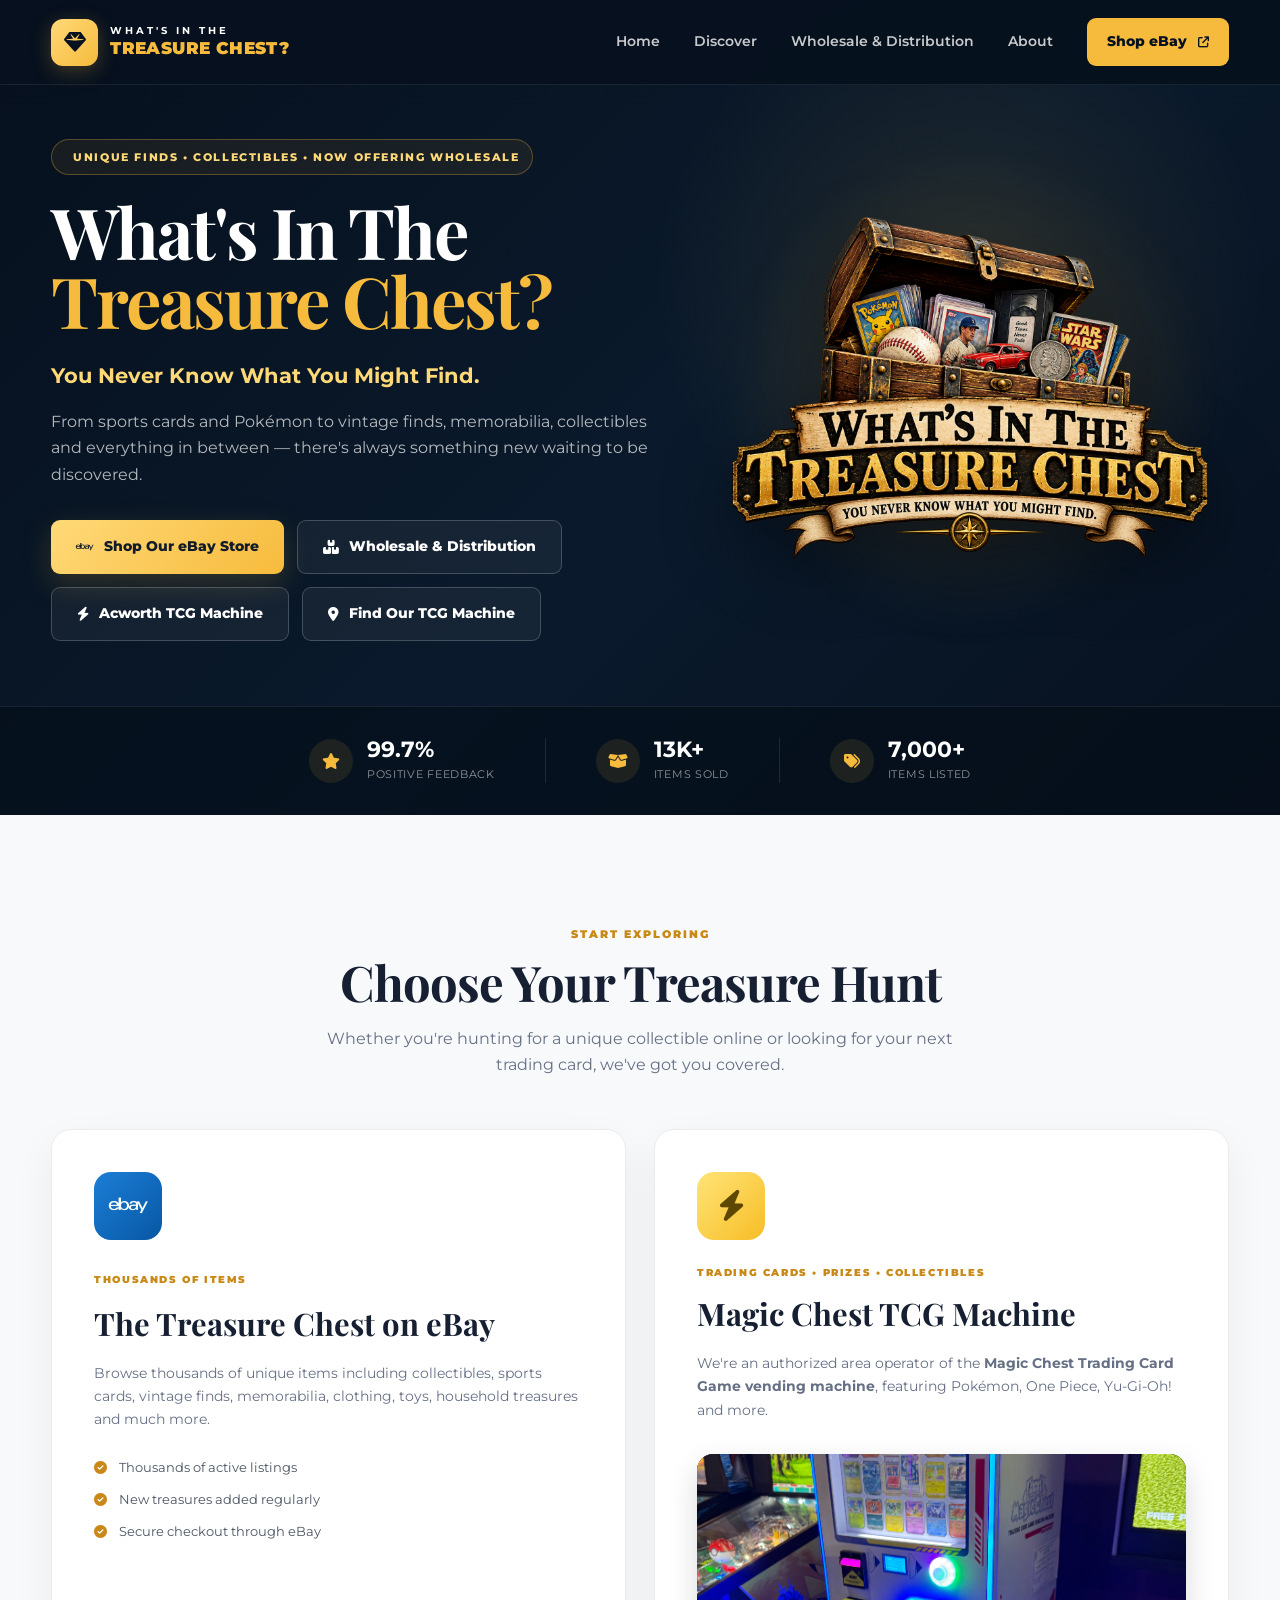
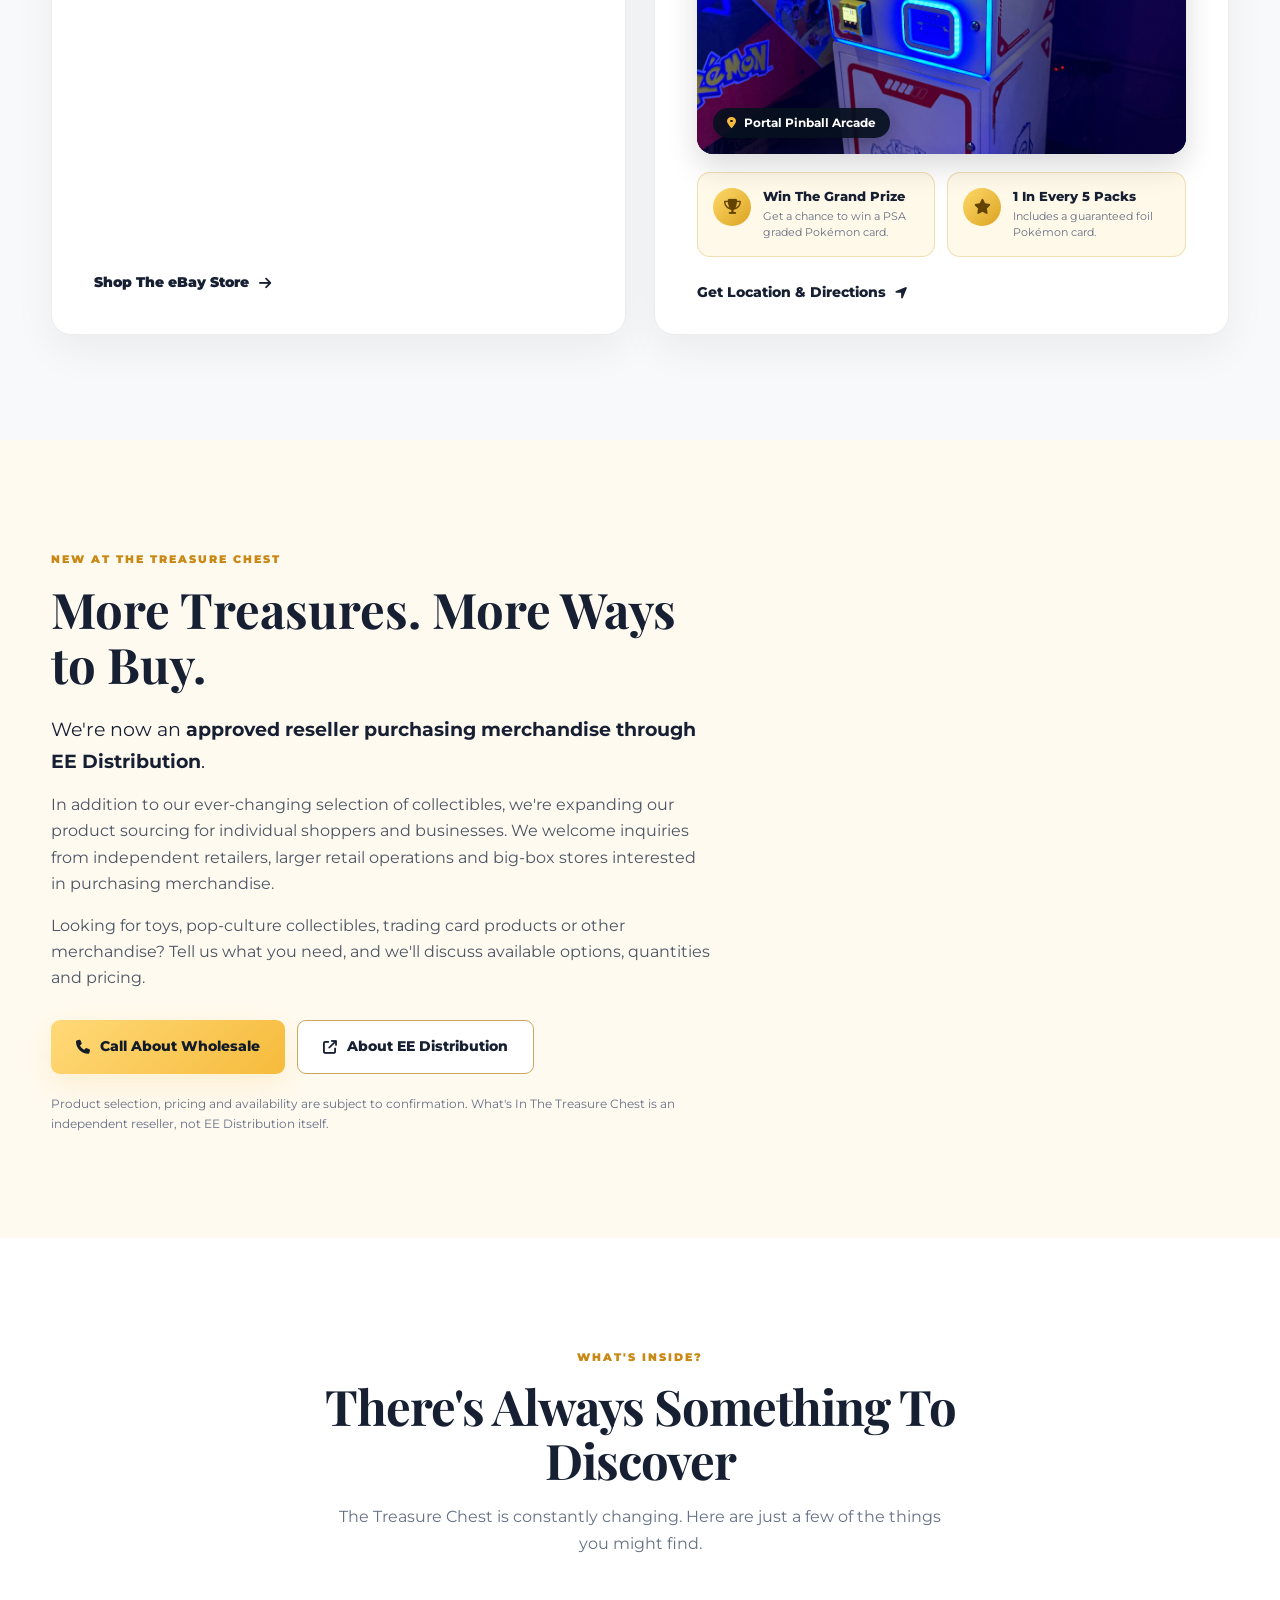
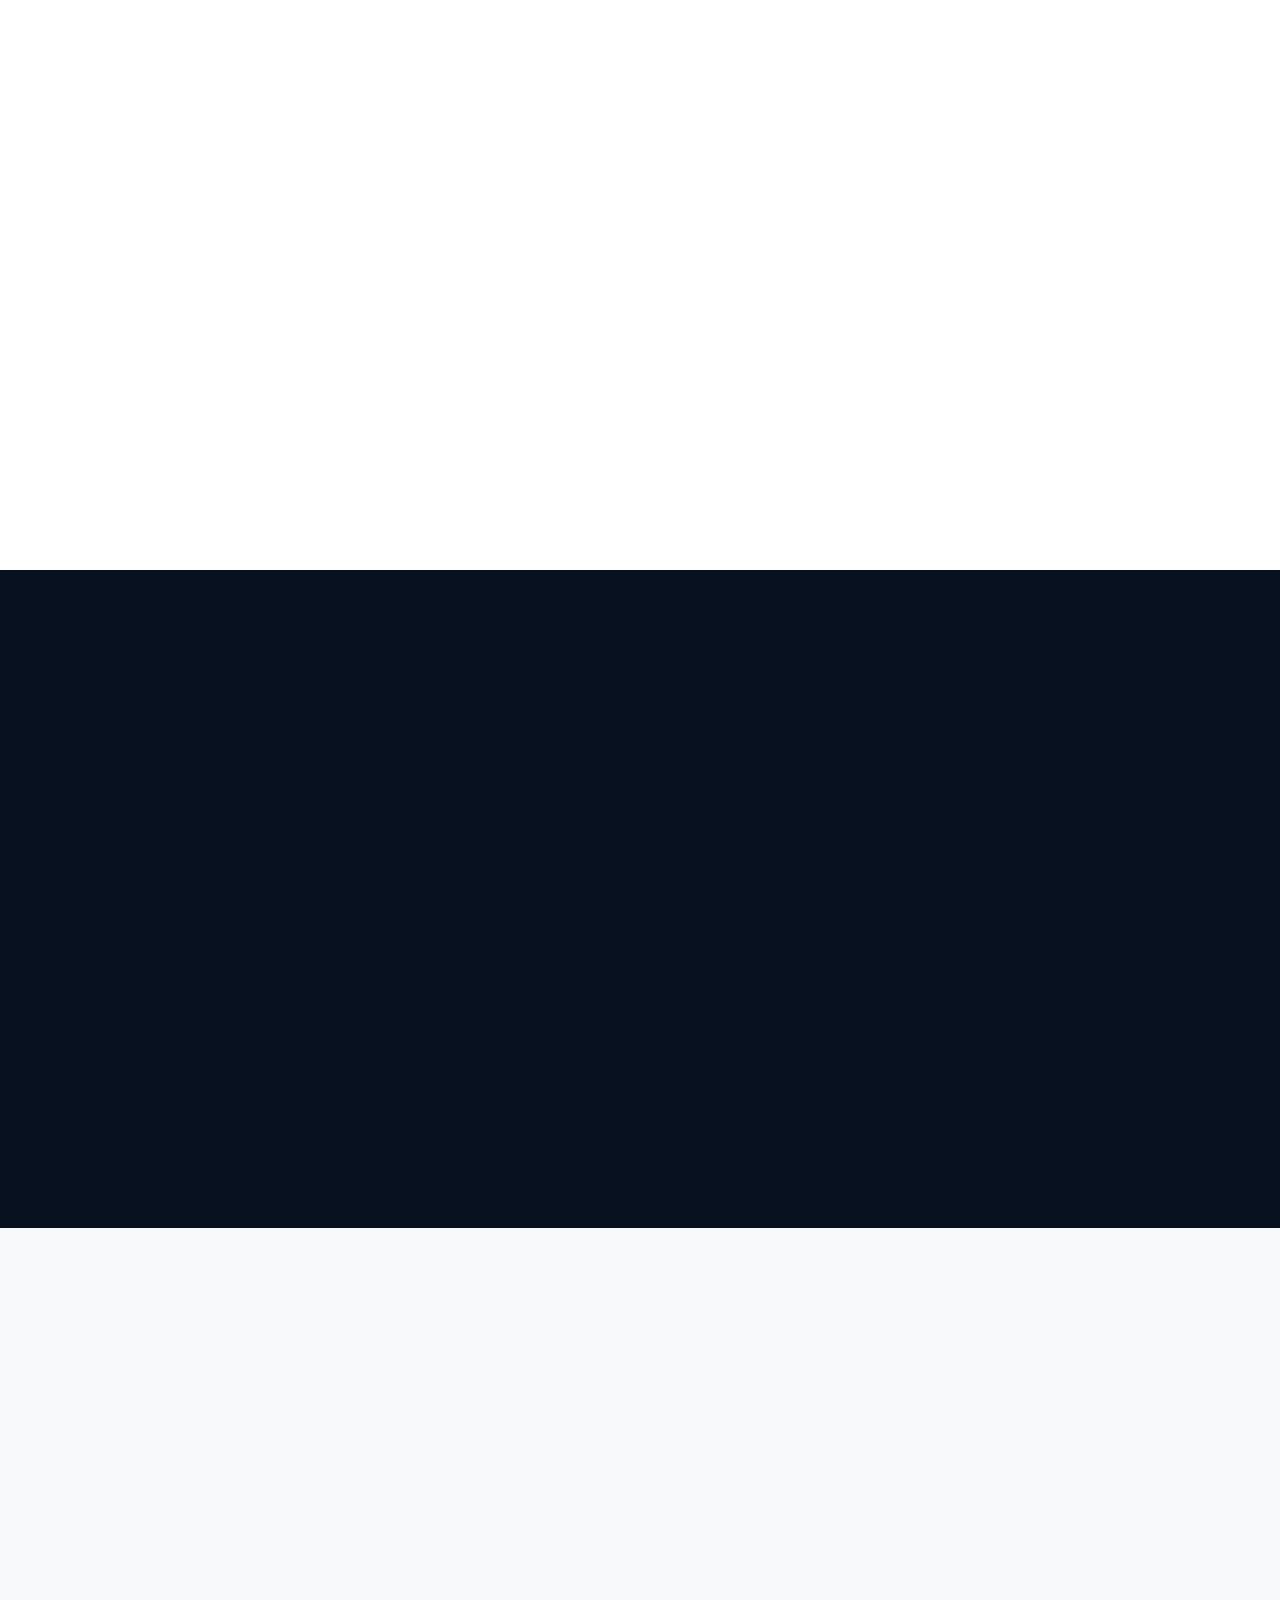
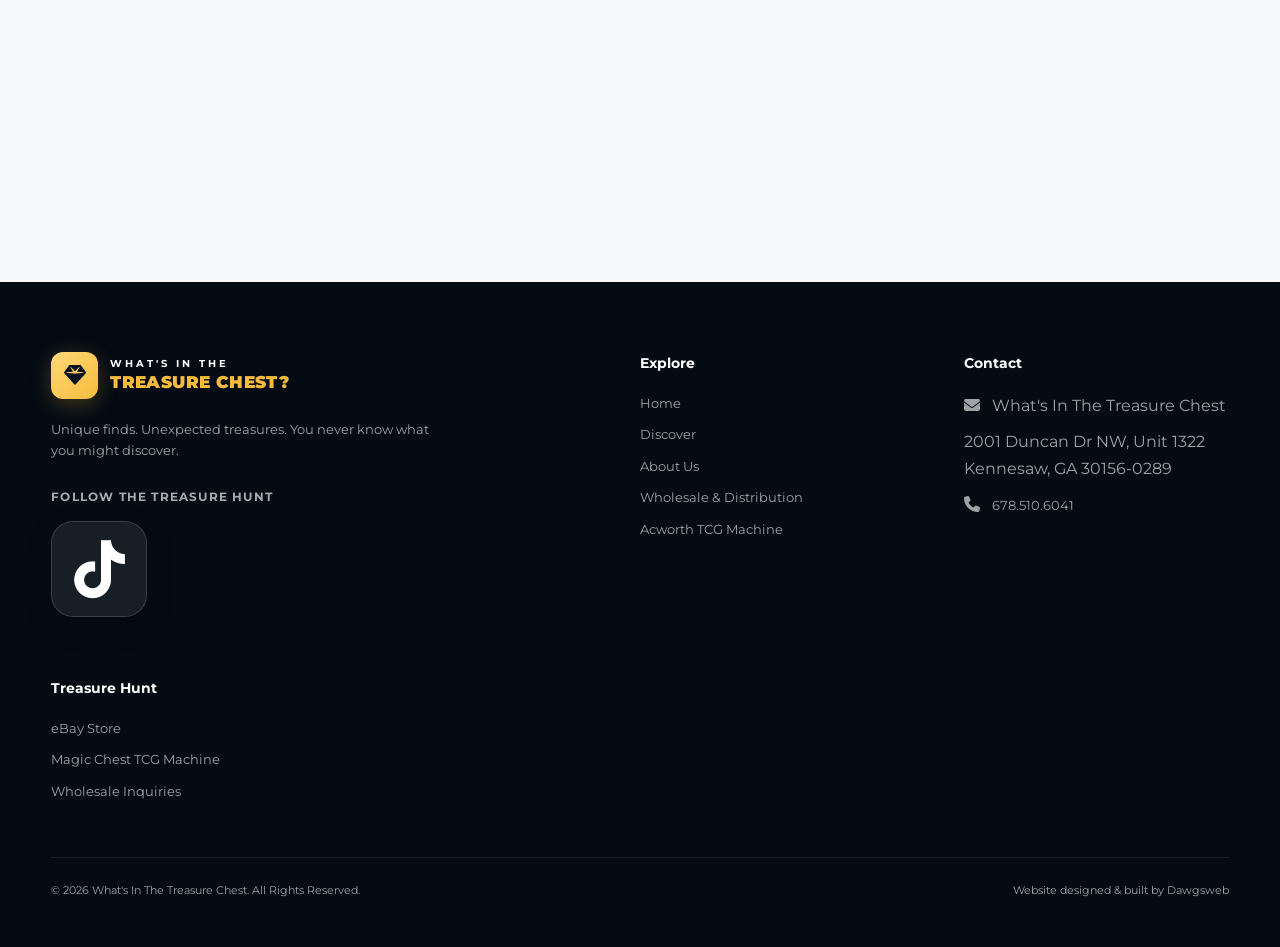
<file: index.html>
<!DOCTYPE html>
<html lang="en">

<head>

<!-- Google tag (gtag.js) -->
<script async src="https://www.googletagmanager.com/gtag/js?id=G-4DZ9XN3138"></script>
<script>
  window.dataLayer = window.dataLayer || [];
  function gtag(){dataLayer.push(arguments);}
  gtag('js', new Date());

  gtag('config', 'G-4DZ9XN3138');
</script>

    <meta charset="UTF-8">

    <meta name="viewport"
          content="width=device-width, initial-scale=1.0">

    <!-- =====================================================
         PRIMARY SEO
    ====================================================== -->

    <title>Collectibles, Trading Cards & Wholesale Supply | What's In The Treasure Chest</title>

    <meta name="description"
          content="Shop collectibles, sports cards and vintage finds at What's In The Treasure Chest. Now an approved EE Distribution reseller offering retail and wholesale inquiries.">

    <meta name="robots"
          content="index, follow, max-image-preview:large, max-snippet:-1, max-video-preview:-1">

    <link rel="canonical"
          href="https://www.whatsinthetreasurechest.com/">

    <!-- =====================================================
         OPEN GRAPH / SOCIAL SHARING
    ====================================================== -->

    <meta property="og:site_name"
          content="What's In The Treasure Chest">

    <meta property="og:title"
          content="Collectibles, Trading Cards & Wholesale Supply | What's In The Treasure Chest">

    <meta property="og:description"
          content="Discover trading cards, toys, memorabilia and unique collectibles. Now accepting retail and wholesale product inquiries as an approved EE Distribution reseller.">

    <meta property="og:type"
          content="website">

    <meta property="og:url"
          content="https://www.whatsinthetreasurechest.com/">

    <meta property="og:image"
          content="https://www.whatsinthetreasurechest.com/assets/img/treasure-chest-logo.png">

    <meta property="og:image:alt"
          content="What's In The Treasure Chest logo">

    <meta name="twitter:card"
          content="summary_large_image">

    <meta name="twitter:title"
          content="Collectibles, Trading Cards & Wholesale Supply | What's In The Treasure Chest">

    <meta name="twitter:description"
          content="Discover collectibles, trading cards and toys, plus new retail and wholesale sourcing opportunities.">

    <meta name="twitter:image"
          content="https://www.whatsinthetreasurechest.com/assets/img/treasure-chest-logo.png">

    <!-- =====================================================
         STRUCTURED DATA / SCHEMA
    ====================================================== -->

    <script type="application/ld+json">
    {
      "@context": "https://schema.org",
      "@graph": [
        {
          "@type": "Organization",
          "@id": "https://www.whatsinthetreasurechest.com/#organization",
          "name": "What's In The Treasure Chest",
          "url": "https://www.whatsinthetreasurechest.com/",
          "logo": "https://www.whatsinthetreasurechest.com/assets/img/treasure-chest-logo.png",
          "description": "A collectibles retailer and approved EE Distribution reseller offering sports cards, toys, memorabilia, retail sales and wholesale inquiries.",
          "sameAs": [
            "https://www.ebay.com/str/bellabuffal16",
            "https://www.tiktok.com/@wittc9"
          ],
          "knowsAbout": [
            "Sports cards",
            "Pokémon cards",
            "Trading cards",
            "Vintage collectibles",
            "Memorabilia",
            "Toys",
            "Collectibles",
            "Wholesale collectible supply",
            "Toys and pop culture merchandise"
          ]
        },
        {
          "@type": "WebSite",
          "@id": "https://www.whatsinthetreasurechest.com/#website",
          "url": "https://www.whatsinthetreasurechest.com/",
          "name": "What's In The Treasure Chest",
          "publisher": {
            "@id": "https://www.whatsinthetreasurechest.com/#organization"
          },
          "inLanguage": "en-US"
        },
        {
          "@type": "WebPage",
          "@id": "https://www.whatsinthetreasurechest.com/#webpage",
          "url": "https://www.whatsinthetreasurechest.com/",
          "name": "Collectibles, Trading Cards & Wholesale Supply | What's In The Treasure Chest",
          "description": "Shop What's In The Treasure Chest for sports cards, Pokémon cards, vintage finds, memorabilia, toys and unique collectibles.",
          "isPartOf": {
            "@id": "https://www.whatsinthetreasurechest.com/#website"
          },
          "about": {
            "@id": "https://www.whatsinthetreasurechest.com/#organization"
          },
          "inLanguage": "en-US"
        }
      ]
    }
    </script>


    <!-- =====================================================
         GOOGLE FONTS
    ====================================================== -->

    <link rel="preconnect"
          href="https://fonts.googleapis.com">

    <link rel="preconnect"
          href="https://fonts.gstatic.com"
          crossorigin>

    <link href="https://fonts.googleapis.com/css2?family=Montserrat:wght@400;500;600;700;800;900&family=Playfair+Display:wght@700;800;900&display=swap"
          rel="stylesheet">


    <!-- =====================================================
         FONT AWESOME
    ====================================================== -->

    <link rel="stylesheet"
          href="https://cdnjs.cloudflare.com/ajax/libs/font-awesome/6.7.2/css/all.min.css">


    <!-- =====================================================
         MAIN CSS
    ====================================================== -->

    <link rel="stylesheet"
          href="style.css">

</head>


<body>


<!-- =====================================================
     NAVIGATION
===================================================== -->

<header class="site-header">

    <div class="container nav-container">


        <!-- BRAND -->

        <a href="#home"
           class="brand">

            <div class="brand-icon">

                <i class="fa-solid fa-gem"></i>

            </div>


            <div class="brand-text">

                <span class="brand-small">
                    WHAT'S IN THE
                </span>

                <span class="brand-large">
                    TREASURE CHEST?
                </span>

            </div>

        </a>


        <!-- MOBILE MENU BUTTON -->

        <button class="mobile-menu-btn"
                id="mobileMenuBtn"
                aria-label="Open navigation menu">

            <i class="fa-solid fa-bars"></i>

        </button>


        <!-- NAVIGATION -->

        <nav class="main-nav"
             id="mainNav">

            <a href="#home">
                Home
            </a>

            <a href="#discover">
                Discover
            </a>

            <a href="#distribution">
                Wholesale &amp; Distribution
            </a>

            <a href="#about">
                About
            </a>

            <a href="https://www.ebay.com/str/bellabuffal16"
               target="_blank"
               rel="noopener"
               class="nav-shop-btn">

                Shop eBay

                <i class="fa-solid fa-arrow-up-right-from-square"></i>

            </a>

        </nav>

    </div>

</header>



<!-- =====================================================
     MAIN CONTENT
===================================================== -->

<main>


<!-- =====================================================
     HERO
===================================================== -->

<section class="hero"
         id="home">

    <div class="hero-glow hero-glow-one"></div>

    <div class="hero-glow hero-glow-two"></div>


    <div class="container hero-container">


        <!-- HERO CONTENT -->

        <div class="hero-content">


            <div class="eyebrow">

                <i class="fa-solid fa-sparkles"></i>

                UNIQUE FINDS • COLLECTIBLES • NOW OFFERING WHOLESALE

            </div>


            <h1>

                What's In The

                <span>
                    Treasure Chest?
                </span>

            </h1>


            <p class="hero-tagline">

                You Never Know What You Might Find.

            </p>


            <p class="hero-description">

                From sports cards and Pokémon to vintage finds,
                memorabilia, collectibles and everything in between —
                there's always something new waiting to be discovered.

            </p>


            <!-- HERO BUTTONS -->

            <div class="hero-buttons">


                <!-- EBAY -->

                <a href="https://www.ebay.com/str/bellabuffal16"
                   target="_blank"
                   rel="noopener"
                   class="btn btn-gold">

                    <i class="fa-brands fa-ebay"></i>

                    Shop Our eBay Store

                </a>


                <a href="#distribution" class="btn btn-outline">
                    <i class="fa-solid fa-boxes-stacked"></i>
                    Wholesale &amp; Distribution
                </a>

                <!-- MAGIC CHEST -->

                <a href="pokemon-card-vending-machine-acworth-ga.html"
                   class="btn btn-outline">
                    <i class="fa-solid fa-bolt"></i>
                    Acworth TCG Machine
                </a>

                <a href="https://www.google.com/maps/search/?api=1&query=Portal+Pinball+Arcade"
                   target="_blank"
                   rel="noopener"
                   class="btn btn-outline">

                    <i class="fa-solid fa-location-dot"></i>

                    Find Our TCG Machine

                </a>


            </div>

        </div>



        <!-- =====================================================
             TREASURE CHEST LOGO
        ===================================================== -->

        <div class="hero-art">

            <div class="logo-glow"></div>

            <img
                src="assets/img/treasure-chest-logo.png"
                alt="What's In The Treasure Chest - You Never Know What You Might Find"
                class="hero-logo"
            >

        </div>


    </div>



    <!-- =====================================================
         TRUST BAR
    ===================================================== -->

    <div class="trust-wrap">

        <div class="container trust-bar">


            <!-- FEEDBACK -->

            <div class="trust-item">

                <div class="trust-icon">

                    <i class="fa-solid fa-star"></i>

                </div>

                <div>

                    <strong>
                        99.7%
                    </strong>

                    <span>
                        Positive Feedback
                    </span>

                </div>

            </div>


            <div class="trust-divider"></div>


            <!-- ITEMS SOLD -->

            <div class="trust-item">

                <div class="trust-icon">

                    <i class="fa-solid fa-box-open"></i>

                </div>

                <div>

                    <strong>
                        13K+
                    </strong>

                    <span>
                        Items Sold
                    </span>

                </div>

            </div>


            <div class="trust-divider"></div>


            <!-- LISTINGS -->

            <div class="trust-item">

                <div class="trust-icon">

                    <i class="fa-solid fa-tags"></i>

                </div>

                <div>

                    <strong>
                        7,000+
                    </strong>

                    <span>
                        Items Listed
                    </span>

                </div>

            </div>


        </div>

    </div>

</section>



<!-- =====================================================
     DISCOVER
===================================================== -->

<section class="discover-section"
         id="discover">

    <div class="container">


        <div class="section-heading">

            <span class="section-kicker">

                START EXPLORING

            </span>


            <h2>

                Choose Your Treasure Hunt

            </h2>


            <p>

                Whether you're hunting for a unique collectible online
                or looking for your next trading card, we've got you covered.

            </p>

        </div>



        <div class="destination-grid">


            <!-- =====================================================
                 EBAY STORE
            ===================================================== -->

            <article class="destination-card ebay-card">


                <div class="destination-icon ebay-icon">

                    <i class="fa-brands fa-ebay"></i>

                </div>


                <span class="card-label">

                    THOUSANDS OF ITEMS

                </span>


                <h3>

                    The Treasure Chest on eBay

                </h3>


                <p>

                    Browse thousands of unique items including collectibles,
                    sports cards, vintage finds, memorabilia, clothing,
                    toys, household treasures and much more.

                </p>


                <ul class="card-features">


                    <li>

                        <i class="fa-solid fa-circle-check"></i>

                        Thousands of active listings

                    </li>


                    <li>

                        <i class="fa-solid fa-circle-check"></i>

                        New treasures added regularly

                    </li>


                    <li>

                        <i class="fa-solid fa-circle-check"></i>

                        Secure checkout through eBay

                    </li>


                </ul>


                <a href="https://www.ebay.com/str/bellabuffal16"
                   target="_blank"
                   rel="noopener"
                   class="card-link">

                    Shop The eBay Store

                    <i class="fa-solid fa-arrow-right"></i>

                </a>


            </article>



            <!-- =====================================================
                 MAGIC CHEST TCG MACHINE
            ===================================================== -->

            <article class="destination-card pokemon-card magic-chest-card">


                <div class="destination-icon pokemon-icon">

                    <i class="fa-solid fa-bolt"></i>

                </div>


                <span class="card-label">

                    TRADING CARDS • PRIZES • COLLECTIBLES

                </span>


                <h3>

                    Magic Chest TCG Machine

                </h3>


                <p class="machine-intro">

                    We're an authorized area operator of the
                    <strong>Magic Chest Trading Card Game vending machine</strong>,
                    featuring Pokémon, One Piece, Yu-Gi-Oh! and more.

                </p>



                <!-- =====================================================
                     MACHINE PHOTO
                ===================================================== -->

                <div class="machine-photo">


                    <img
                        src="assets/img/pokemon-machine.jpeg"
                        alt="Magic Chest trading card vending machine at Portal Pinball Arcade"
                        loading="lazy"
                    >


                    <div class="machine-photo-badge">

                        <i class="fa-solid fa-location-dot"></i>

                        Portal Pinball Arcade

                    </div>


                </div>



                <!-- =====================================================
                     PRIZE CALLOUTS
                ===================================================== -->

                <div class="machine-prizes">


                    <!-- GRAND PRIZE -->

                    <div class="prize-item">


                        <div class="prize-icon">

                            <i class="fa-solid fa-trophy"></i>

                        </div>


                        <div>

                            <strong>

                                Win The Grand Prize

                            </strong>


                            <span>

                                Get a chance to win a PSA graded
                                Pokémon card.

                            </span>

                        </div>


                    </div>



                    <!-- FOIL CARD -->

                    <div class="prize-item">


                        <div class="prize-icon">

                            <i class="fa-solid fa-star"></i>

                        </div>


                        <div>

                            <strong>

                                1 In Every 5 Packs

                            </strong>


                            <span>

                                Includes a guaranteed foil
                                Pokémon card.

                            </span>

                        </div>


                    </div>


                </div>



                <!-- LOCATION -->

                <a href="https://www.google.com/maps/search/?api=1&query=Portal+Pinball+Arcade"
                   target="_blank"
                   rel="noopener"
                   class="card-link">

                    Get Location & Directions

                    <i class="fa-solid fa-location-arrow"></i>

                </a>


            </article>


        </div>

    </div>

</section>



<!-- =====================================================
     APPROVED RESELLER / WHOLESALE
===================================================== -->
<section class="distribution-section" id="distribution" aria-labelledby="distribution-title">
    <div class="container distribution-grid">
        <div class="distribution-copy">
            <span class="section-kicker">NEW AT THE TREASURE CHEST</span>
            <h2 id="distribution-title">More Treasures. More Ways to Buy.</h2>
            <p class="distribution-lead">We're now an <strong>approved reseller purchasing merchandise through EE Distribution</strong>.</p>
            <p>In addition to our ever-changing selection of collectibles, we're expanding our product sourcing for individual shoppers and businesses. We welcome inquiries from independent retailers, larger retail operations and big-box stores interested in purchasing merchandise.</p>
            <p>Looking for toys, pop-culture collectibles, trading card products or other merchandise? Tell us what you need, and we'll discuss available options, quantities and pricing.</p>
            <div class="distribution-actions">
                <a class="btn btn-gold" href="tel:+16785106041"><i class="fa-solid fa-phone"></i> Call About Wholesale</a>
                <a class="btn btn-outline distribution-outline" href="https://www.eedistribution.com/" target="_blank" rel="noopener noreferrer"><i class="fa-solid fa-arrow-up-right-from-square"></i> About EE Distribution</a>
            </div>
            <p class="distribution-note">Product selection, pricing and availability are subject to confirmation. What's In The Treasure Chest is an independent reseller, not EE Distribution itself.</p>
        </div>
        <div class="distribution-panel">
            <div class="distribution-panel-icon"><i class="fa-solid fa-boxes-stacked"></i></div>
            <h3>Retail &amp; Wholesale Inquiries Welcome</h3>
            <ul>
                <li><i class="fa-solid fa-circle-check"></i> Individual collectors and shoppers</li>
                <li><i class="fa-solid fa-circle-check"></i> Independent retail stores</li>
                <li><i class="fa-solid fa-circle-check"></i> Larger retailers and big-box buyers</li>
                <li><i class="fa-solid fa-circle-check"></i> Merchandise and bulk-order inquiries</li>
            </ul>
            <a href="tel:+16785106041" class="distribution-phone">678.510.6041 <i class="fa-solid fa-arrow-right"></i></a>
        </div>
    </div>
</section>

<!-- =====================================================
     CATEGORIES
===================================================== -->

<section class="categories-section">

    <div class="container">


        <div class="section-heading">

            <span class="section-kicker">

                WHAT'S INSIDE?

            </span>


            <h2>

                There's Always Something To Discover

            </h2>


            <p>

                The Treasure Chest is constantly changing.
                Here are just a few of the things you might find.

            </p>

        </div>



        <div class="category-grid">


            <!-- SPORTS CARDS -->

            <a href="https://www.ebay.com/str/bellabuffal16"
               target="_blank"
               rel="noopener"
               class="category-card">


                <div class="category-icon">

                    <i class="fa-solid fa-baseball"></i>

                </div>


                <h3>

                    Sports Cards

                </h3>


                <p>

                    Baseball, football, basketball,
                    hockey and more.

                </p>


            </a>



            <!-- POKEMON -->

            <a href="https://www.ebay.com/str/bellabuffal16"
               target="_blank"
               rel="noopener"
               class="category-card">


                <div class="category-icon">

                    <i class="fa-solid fa-bolt"></i>

                </div>


                <h3>

                    Pokémon

                </h3>


                <p>

                    Pokémon cards and collectible
                    treasures.

                </p>


            </a>



            <!-- VINTAGE -->

            <a href="https://www.ebay.com/str/bellabuffal16"
               target="_blank"
               rel="noopener"
               class="category-card">


                <div class="category-icon">

                    <i class="fa-solid fa-clock-rotate-left"></i>

                </div>


                <h3>

                    Vintage Finds

                </h3>


                <p>

                    Nostalgic pieces and unique
                    items from years gone by.

                </p>


            </a>



            <!-- MEMORABILIA -->

            <a href="https://www.ebay.com/str/bellabuffal16"
               target="_blank"
               rel="noopener"
               class="category-card">


                <div class="category-icon">

                    <i class="fa-solid fa-trophy"></i>

                </div>


                <h3>

                    Memorabilia

                </h3>


                <p>

                    Sports, movies, entertainment
                    and collectible memorabilia.

                </p>


            </a>



            <!-- COLLECTIBLES -->

            <a href="https://www.ebay.com/str/bellabuffal16"
               target="_blank"
               rel="noopener"
               class="category-card">


                <div class="category-icon">

                    <i class="fa-solid fa-puzzle-piece"></i>

                </div>


                <h3>

                    Collectibles

                </h3>


                <p>

                    Comics, toys, POGs, pins,
                    coins and much more.

                </p>


            </a>



            <!-- MORE -->

            <a href="https://www.ebay.com/str/bellabuffal16"
               target="_blank"
               rel="noopener"
               class="category-card">


                <div class="category-icon">

                    <i class="fa-solid fa-shirt"></i>

                </div>


                <h3>

                    And More...

                </h3>


                <p>

                    Clothing, hats, household items
                    and unexpected treasures.

                </p>


            </a>


        </div>

    </div>

</section>



<!-- =====================================================
     ABOUT
===================================================== -->

<section class="about-section"
         id="about">

    <div class="container about-grid">


        <!-- ABOUT ART -->

        <div class="about-art">


            <div class="about-box">


                <i class="fa-solid fa-gem main-gem"></i>


                <span class="about-small">

                    YOU NEVER KNOW

                </span>


                <strong>

                    WHAT YOU'LL FIND

                </strong>


                <div class="mini-gems">

                    <i class="fa-solid fa-star"></i>

                    <i class="fa-solid fa-gem"></i>

                    <i class="fa-solid fa-star"></i>

                </div>


            </div>


        </div>



        <!-- ABOUT CONTENT -->

        <div class="about-content">


            <span class="section-kicker">

                OUR STORY

            </span>


            <h2>

                Everyone Loves Finding
                A Hidden Treasure.

            </h2>


            <p>

                That's what

                <strong>
                    What's In The Treasure Chest
                </strong>

                is all about.

            </p>


            <p>

                We search for interesting, collectible, nostalgic and
                sometimes downright unexpected items and make them
                available to treasure hunters everywhere through our
                eBay store.

            </p>


            <p>

                Our inventory is always changing, which means every
                visit can uncover something completely different.

                That's half the fun.

            </p>


            <a href="https://www.ebay.com/str/bellabuffal16"
               target="_blank"
               rel="noopener"
               class="btn btn-gold">

                See What's In The Chest

                <i class="fa-solid fa-arrow-right"></i>

            </a>


        </div>


    </div>

</section>



<!-- =====================================================
     CALL TO ACTION
===================================================== -->

<section class="cta-section">

    <div class="container">


        <div class="cta-box">


            <div class="cta-spark sparkle-one">

                <i class="fa-solid fa-star"></i>

            </div>


            <div class="cta-spark sparkle-two">

                <i class="fa-solid fa-star"></i>

            </div>



            <div class="cta-content">


                <span class="section-kicker">

                    THE CHEST IS ALWAYS CHANGING

                </span>


                <h2>

                    Your Next Treasure Could Be
                    Waiting Right Now.

                </h2>


                <p>

                    New finds are added regularly.
                    Stop by the eBay store and see what's inside today.

                </p>


                <a href="https://www.ebay.com/str/bellabuffal16"
                   target="_blank"
                   rel="noopener"
                   class="btn btn-gold btn-large">

                    <i class="fa-brands fa-ebay"></i>

                    Explore The Treasure Chest

                </a>


            </div>


        </div>


    </div>

</section>


</main>



<!-- =====================================================
     FOOTER
===================================================== -->

<footer class="site-footer">

    <div class="container footer-grid">

        <!-- FOOTER BRAND -->

        <div class="footer-brand">

            <a href="index.html" class="brand">

                <div class="brand-icon">
                    <i class="fa-solid fa-gem"></i>
                </div>

                <div class="brand-text">
                    <span class="brand-small">WHAT'S IN THE</span>
                    <span class="brand-large">TREASURE CHEST?</span>
                </div>

            </a>

            <p>
                Unique finds. Unexpected treasures.
                You never know what you might discover.
            </p>

            <div class="footer-social">

                <span>Follow The Treasure Hunt</span>

                <a
                    href="https://www.tiktok.com/@wittc9?_r=1&_t=ZP-99vL0ftOHz4"
                    target="_blank"
                    rel="noopener noreferrer"
                    class="tiktok-link"
                    aria-label="Follow What's In The Treasure Chest on TikTok"
                >
                    <i class="fa-brands fa-tiktok"></i>
                </a>

            </div>

        </div>


        <!-- FOOTER NAV -->

        <div class="footer-links">

            <h3>Explore</h3>

            <a href="index.html">Home</a>

            <a href="index.html#discover">Discover</a>

            <a href="index.html#about">About Us</a>

            <a href="index.html#distribution">Wholesale &amp; Distribution</a>

            <a href="pokemon-card-vending-machine-acworth-ga.html">
                Acworth TCG Machine
            </a>

        </div>


        <!-- CONTACT -->

        <div class="footer-links">

            <h3>Contact</h3>

            <p>
                <i class="fa-solid fa-envelope"></i>
                &nbsp;
                What's In The Treasure Chest
            </p>

            <p>
                2001 Duncan Dr NW, Unit 1322<br>
                Kennesaw, GA 30156-0289
            </p>

            <p>
                <i class="fa-solid fa-phone"></i>
                &nbsp;
                <a href="tel:+16785106041">
                    678.510.6041
                </a>
            </p>

        </div>


        <!-- TREASURE LINKS -->

        <div class="footer-links">

            <h3>Treasure Hunt</h3>

            <a
                href="https://www.ebay.com/str/bellabuffal16"
                target="_blank"
                rel="noopener"
            >
                eBay Store
            </a>

            <a href="pokemon-card-vending-machine-acworth-ga.html">
                Magic Chest TCG Machine
            </a>

            <a href="index.html#distribution">Wholesale Inquiries</a>

        </div>

    </div>


    <!-- FOOTER BOTTOM -->

    <div class="container footer-bottom">

        <p>
            &copy;
            <span id="currentYear"></span>
            What's In The Treasure Chest.
            All Rights Reserved.
        </p>

        <p class="footer-note">

            Website designed &amp; built by

            <a
                href="https://www.dawgsweb.com"
                target="_blank"
                rel="noopener"
                class="footer-credit"
            >
                Dawgsweb
            </a>

        </p>

    </div>

</footer>



<!-- =====================================================
     JAVASCRIPT
===================================================== -->

<script>


    // =====================================================
    // CURRENT YEAR
    // =====================================================

    document.getElementById("currentYear").textContent =
        new Date().getFullYear();



    // =====================================================
    // MOBILE NAVIGATION
    // =====================================================

    const menuButton =
        document.getElementById("mobileMenuBtn");

    const navigation =
        document.getElementById("mainNav");


    menuButton.addEventListener("click", function () {


        navigation.classList.toggle("active");


        const icon =
            menuButton.querySelector("i");


        if (navigation.classList.contains("active")) {


            icon.classList.remove("fa-bars");

            icon.classList.add("fa-xmark");


        } else {


            icon.classList.remove("fa-xmark");

            icon.classList.add("fa-bars");


        }


    });



    // =====================================================
    // CLOSE MOBILE MENU AFTER CLICK
    // =====================================================

    document
        .querySelectorAll(".main-nav a")
        .forEach(function(link) {


            link.addEventListener("click", function() {


                navigation.classList.remove("active");


                const icon =
                    menuButton.querySelector("i");


                icon.classList.remove("fa-xmark");

                icon.classList.add("fa-bars");


            });


        });



    // =====================================================
    // SCROLL REVEAL
    // =====================================================

    const observerOptions = {

        threshold: 0.12

    };


    const observer =
        new IntersectionObserver(function(entries) {


            entries.forEach(function(entry) {


                if (entry.isIntersecting) {

                    entry.target.classList.add(
                        "reveal-visible"
                    );

                }


            });


        }, observerOptions);



    document
        .querySelectorAll(
            ".destination-card, .category-card, .about-grid, .cta-box, .distribution-panel"
        )
        .forEach(function(element) {


            element.classList.add("reveal");

            observer.observe(element);


        });


    // =====================================================
    // GA4 OUTBOUND CLICK TRACKING
    // Tracks the actions that matter most without changing the design.
    // =====================================================

    document.addEventListener("click", function(event) {

        const link = event.target.closest("a");

        if (!link || !link.href || typeof gtag !== "function") {
            return;
        }

        const href = link.href;
        let eventName = "";
        let destination = "";

        if (href.includes("ebay.com/str/bellabuffal16")) {
            eventName = "ebay_store_click";
            destination = "eBay Store";
        } else if (href.includes("google.com/maps")) {
            eventName = "tcg_directions_click";
            destination = "Magic Chest TCG Machine";
        } else if (href.includes("eedistribution.com")) {
            eventName = "supplier_info_click";
            destination = "EE Distribution";
        } else if (href.startsWith("tel:") && link.closest(".distribution-section")) {
            eventName = "wholesale_phone_click";
            destination = "Wholesale Inquiry";
        } else if (href.includes("tiktok.com/@wittc9")) {
            eventName = "tiktok_click";
            destination = "TikTok";
        }

        if (eventName) {
            gtag("event", eventName, {
                link_url: href,
                link_text: link.innerText.trim() || link.getAttribute("aria-label") || destination,
                destination: destination
            });
        }

    });


</script>


</body>

</html>
</file>
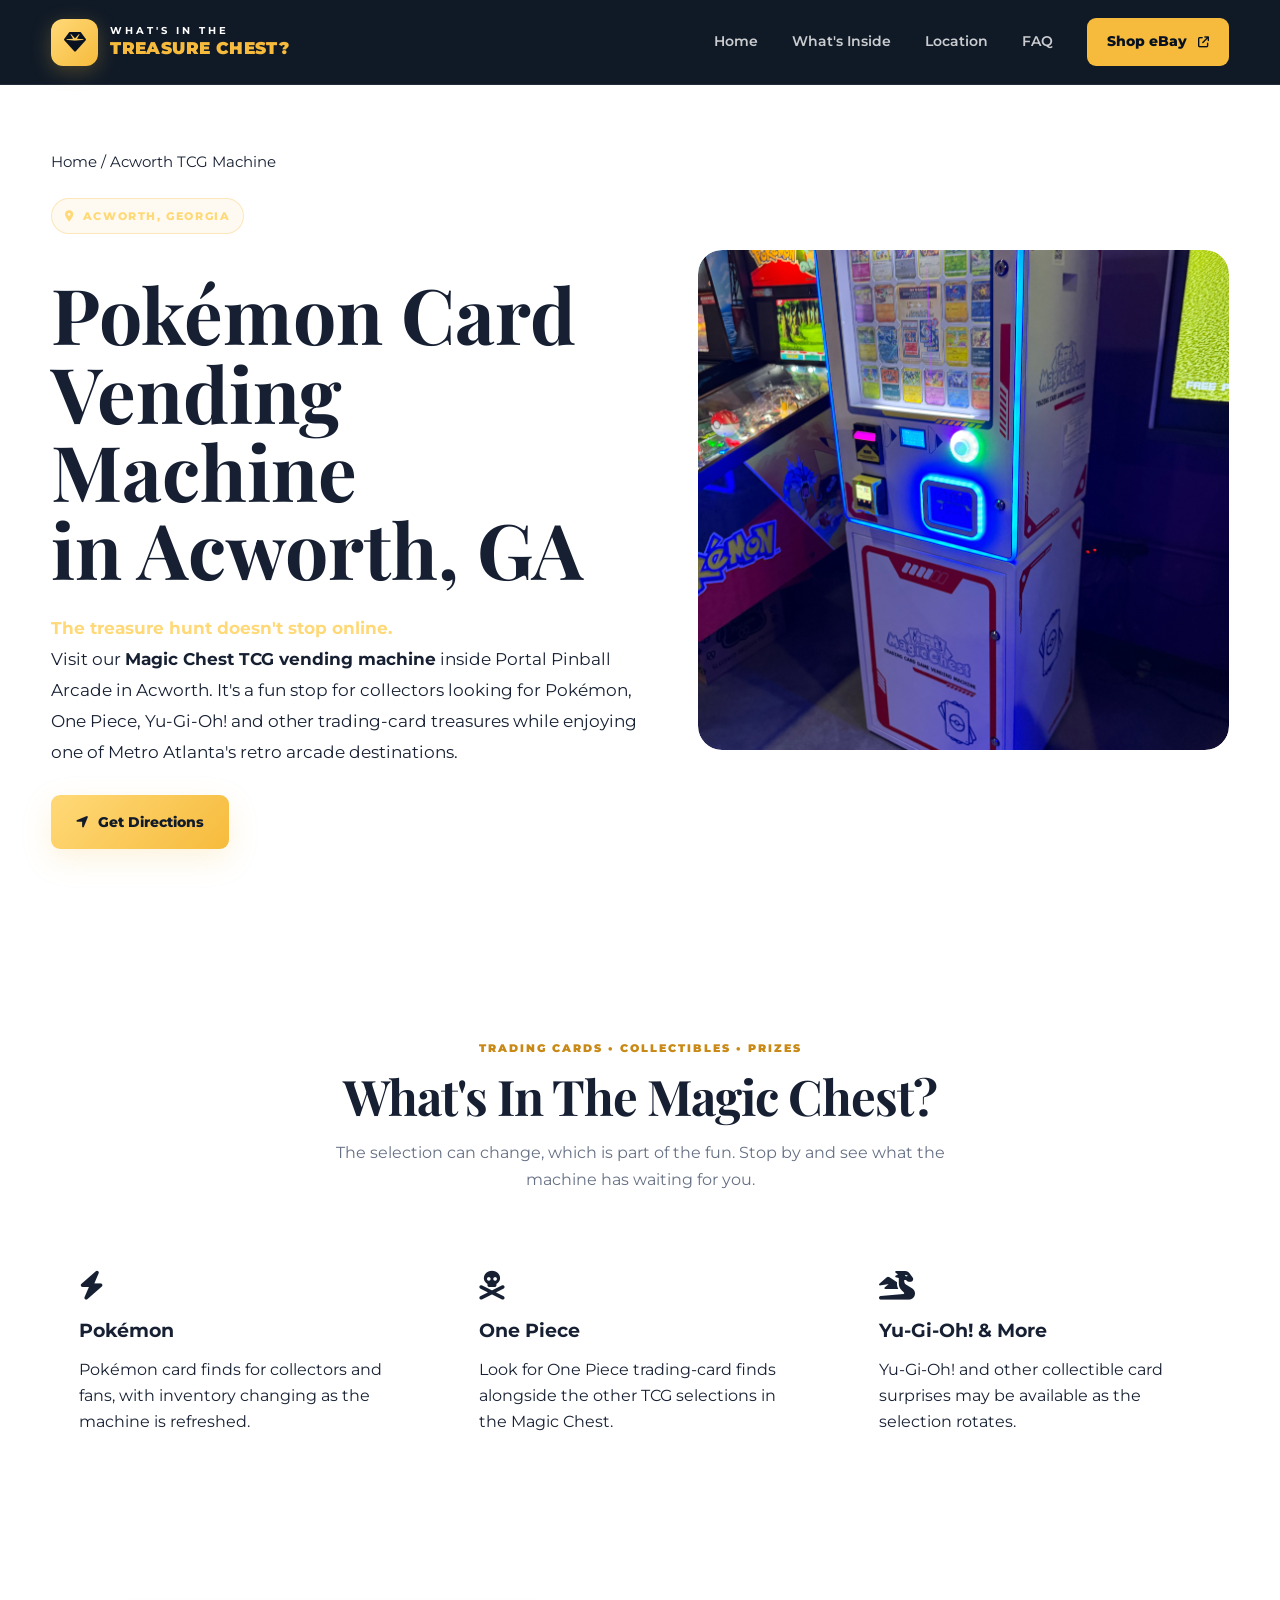
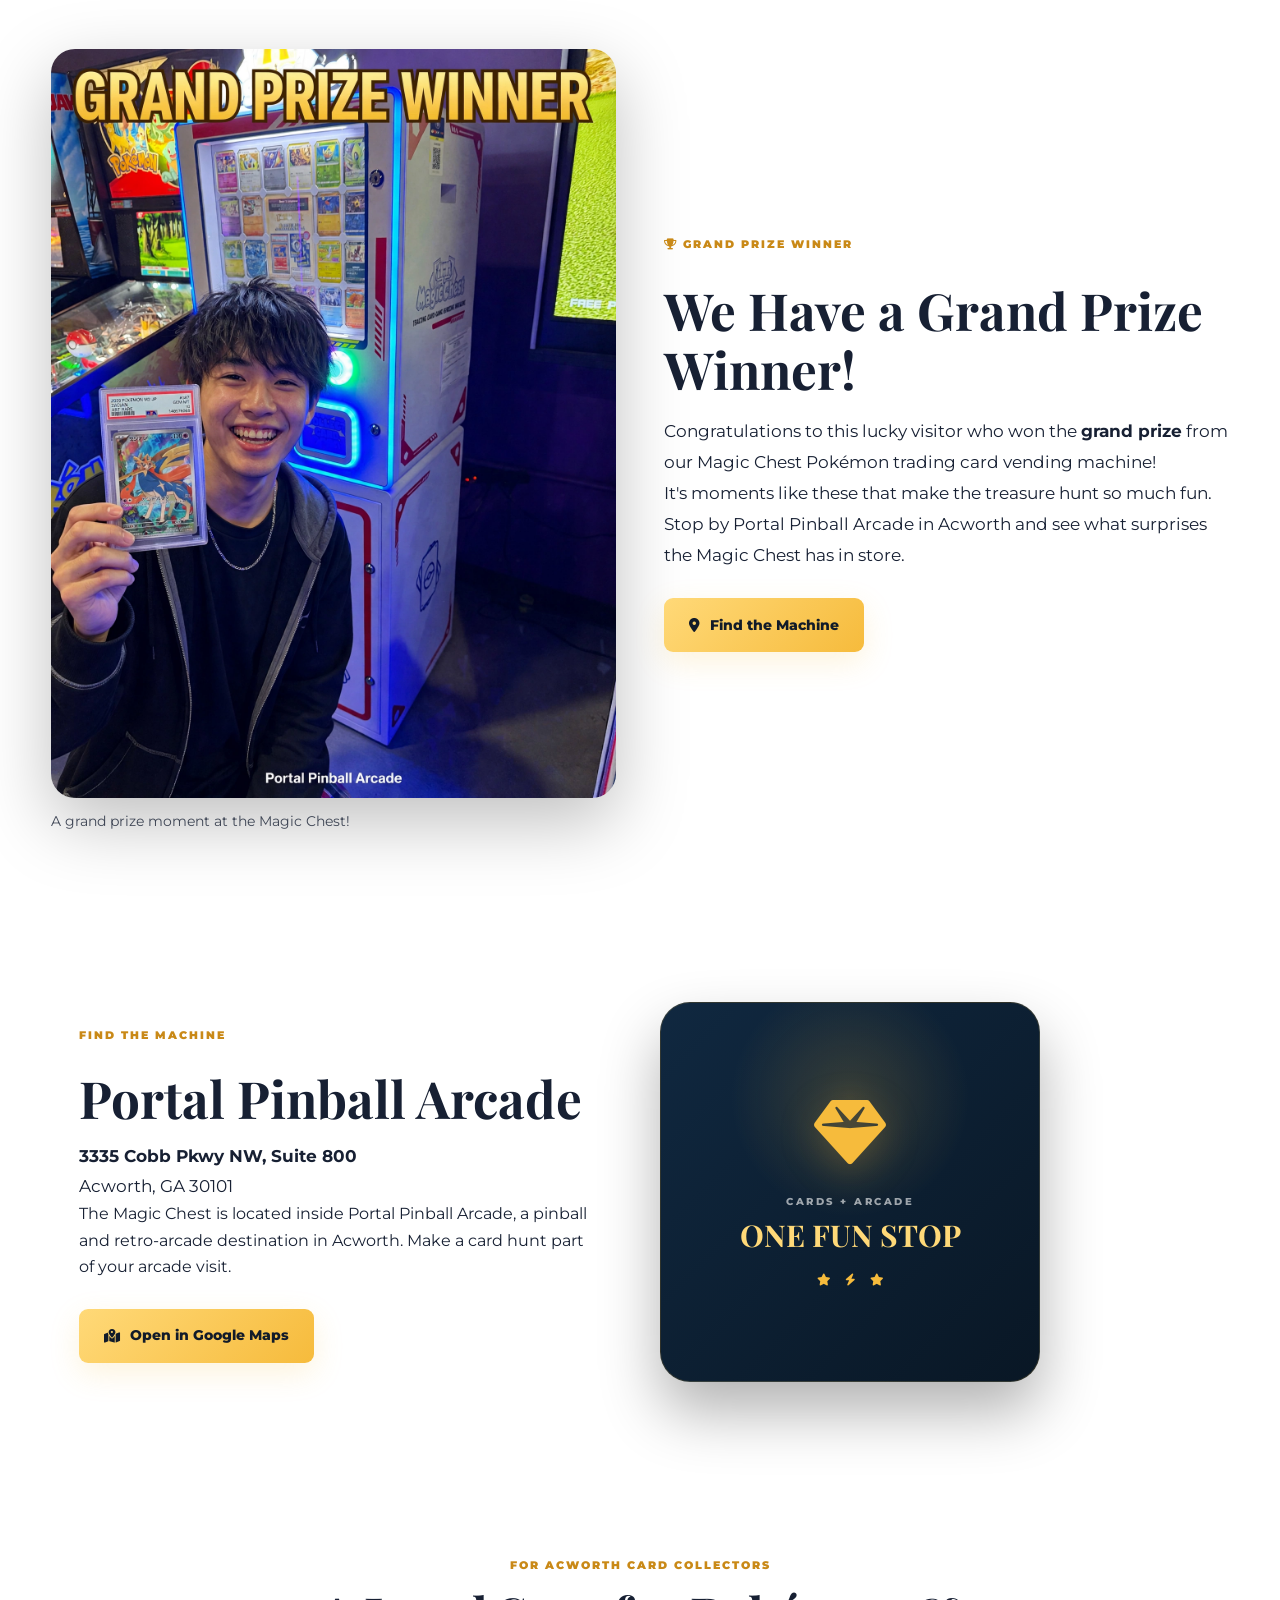
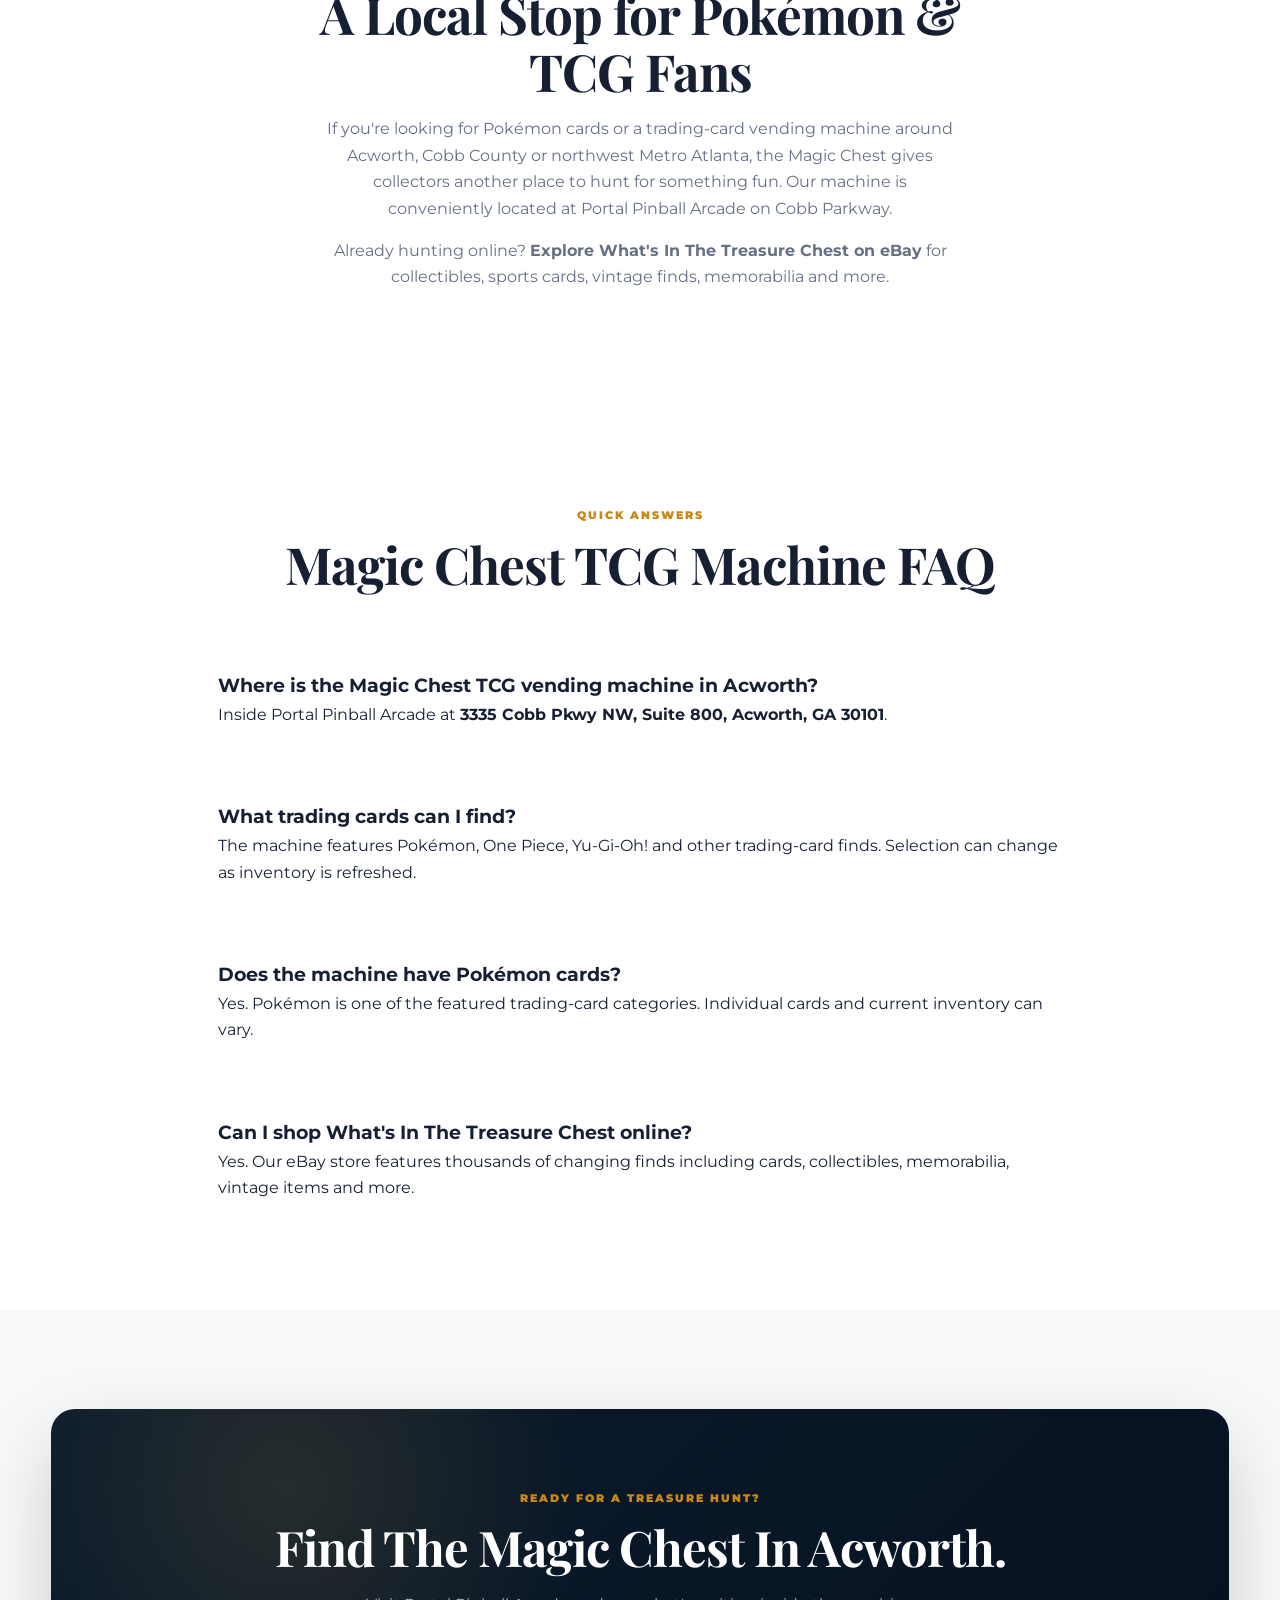
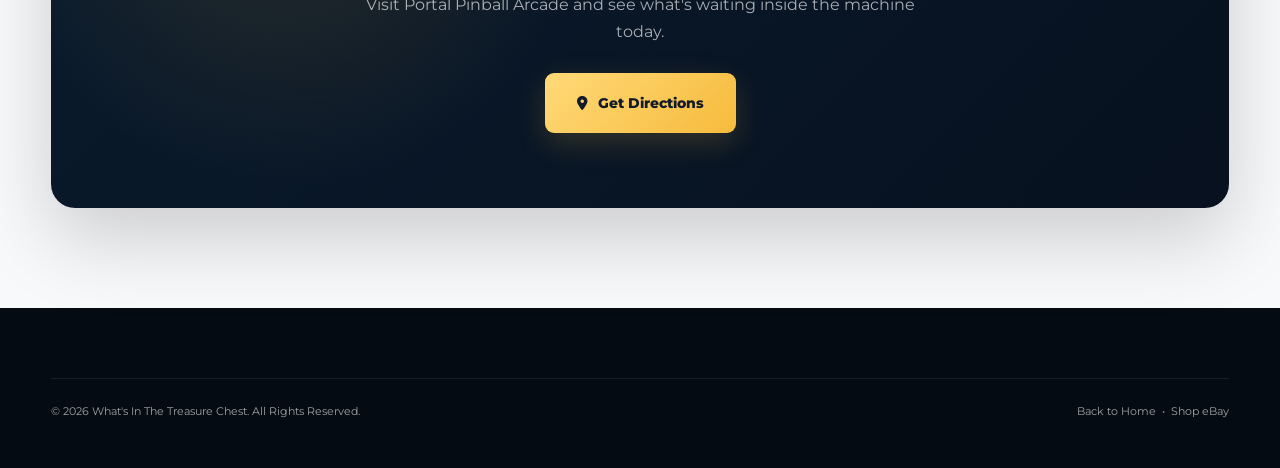
<file: pokemon-card-vending-machine-acworth-ga.html>
<!DOCTYPE html>
<html lang="en">
<head>
<!-- Google tag (gtag.js) -->
<script async src="https://www.googletagmanager.com/gtag/js?id=G-4DZ9XN3138"></script>
<script>
  window.dataLayer = window.dataLayer || [];
  function gtag(){dataLayer.push(arguments);}
  gtag('js', new Date());
  gtag('config', 'G-4DZ9XN3138');
</script>

<meta charset="UTF-8">
<meta name="viewport" content="width=device-width, initial-scale=1.0">

<title>Pokémon Card Vending Machine in Acworth, GA | Magic Chest TCG</title>
<meta name="description" content="Find the Magic Chest TCG vending machine at Portal Pinball Arcade in Acworth, GA. Shop Pokémon, One Piece, Yu-Gi-Oh! and other trading card finds.">
<meta name="robots" content="index, follow, max-image-preview:large">
<link rel="canonical" href="https://www.whatsinthetreasurechest.com/pokemon-card-vending-machine-acworth-ga.html">

<meta property="og:type" content="website">
<meta property="og:site_name" content="What's In The Treasure Chest">
<meta property="og:title" content="Pokémon Card Vending Machine in Acworth, GA | Magic Chest TCG">
<meta property="og:description" content="Find our Magic Chest TCG vending machine inside Portal Pinball Arcade in Acworth, Georgia.">
<meta property="og:url" content="https://www.whatsinthetreasurechest.com/pokemon-card-vending-machine-acworth-ga.html">
<meta property="og:image" content="https://www.whatsinthetreasurechest.com/assets/img/pokemon-machine.jpeg">
<meta property="og:image:alt" content="Magic Chest trading card vending machine at Portal Pinball Arcade in Acworth, Georgia">

<meta name="twitter:card" content="summary_large_image">
<meta name="twitter:title" content="Pokémon Card Vending Machine in Acworth, GA">
<meta name="twitter:description" content="Visit the Magic Chest TCG vending machine at Portal Pinball Arcade in Acworth, Georgia.">
<meta name="twitter:image" content="https://www.whatsinthetreasurechest.com/assets/img/pokemon-machine.jpeg">

<link rel="preconnect" href="https://fonts.googleapis.com">
<link rel="preconnect" href="https://fonts.gstatic.com" crossorigin>
<link href="https://fonts.googleapis.com/css2?family=Montserrat:wght@400;500;600;700;800;900&family=Playfair+Display:wght@700;800;900&display=swap" rel="stylesheet">
<link rel="stylesheet" href="https://cdnjs.cloudflare.com/ajax/libs/font-awesome/6.7.2/css/all.min.css">
<link rel="stylesheet" href="style.css">

<style>
.local-hero{padding:150px 0 80px;position:relative;overflow:hidden}
.local-hero-grid{display:grid;grid-template-columns:1.05fr .95fr;gap:60px;align-items:center}
.local-hero h1{font-family:"Playfair Display",serif;font-size:clamp(2.7rem,6vw,5.2rem);line-height:1.02;margin:18px 0}
.local-hero h1 span{display:block}
.local-hero p{font-size:1.08rem;line-height:1.8;max-width:720px}
.local-photo img{width:100%;display:block;border-radius:24px;box-shadow:0 24px 70px rgba(0,0,0,.28)}
.local-badge{display:inline-flex;gap:10px;align-items:center;font-weight:800;letter-spacing:.06em}
.local-actions{display:flex;gap:14px;flex-wrap:wrap;margin-top:28px}
.location-panel,.faq-section,.seo-copy{padding:80px 0}
.winner-section{padding:80px 0}
.winner-grid{display:grid;grid-template-columns:1fr 1fr;gap:48px;align-items:center}
.winner-photo img{display:block;width:100%;height:auto;border-radius:24px;box-shadow:0 24px 70px rgba(0,0,0,.25)}
.winner-copy h2{font-family:"Playfair Display",serif;font-size:clamp(2rem,4vw,3.2rem);line-height:1.15;margin:16px 0}
.winner-copy p{font-size:1.08rem;line-height:1.8}
.winner-caption{font-size:.9rem;opacity:.8;margin-top:12px}

.location-card{display:grid;grid-template-columns:1fr 1fr;gap:40px;align-items:center}
.location-details,.faq-item{padding:28px;border-radius:20px}
.location-details h2,.seo-copy h2,.faq-section h2{font-family:"Playfair Display",serif;font-size:clamp(2rem,4vw,3.2rem);margin-top:0}
.location-details address{font-style:normal;line-height:1.8;font-size:1.05rem}
.tcg-grid{display:grid;grid-template-columns:repeat(3,1fr);gap:22px;margin-top:38px}
.tcg-box{padding:28px;border-radius:20px}
.tcg-box i{font-size:1.8rem;margin-bottom:16px}
.tcg-box h3{margin:0 0 10px}
.faq-list{display:grid;gap:18px;max-width:900px;margin:35px auto 0}
.faq-item h3{margin-top:0}
.breadcrumbs{font-size:.92rem;margin-bottom:24px}
.breadcrumbs a{text-decoration:none}
@media(max-width:850px){
  .local-hero-grid,.location-card,.winner-grid{grid-template-columns:1fr}
  .tcg-grid{grid-template-columns:1fr}
  .local-hero{padding-top:120px}
}
</style>

<script type="application/ld+json">
{
  "@context":"https://schema.org",
  "@graph":[
    {
      "@type":"WebPage",
      "@id":"https://www.whatsinthetreasurechest.com/pokemon-card-vending-machine-acworth-ga.html#webpage",
      "url":"https://www.whatsinthetreasurechest.com/pokemon-card-vending-machine-acworth-ga.html",
      "name":"Pokémon Card Vending Machine in Acworth, GA | Magic Chest TCG",
      "description":"Find the Magic Chest TCG vending machine at Portal Pinball Arcade in Acworth, Georgia.",
      "isPartOf":{"@id":"https://www.whatsinthetreasurechest.com/#website"},
      "about":{"@id":"https://www.whatsinthetreasurechest.com/#organization"}
    },
    {
      "@type":"Organization",
      "@id":"https://www.whatsinthetreasurechest.com/#organization",
      "name":"What's In The Treasure Chest",
      "url":"https://www.whatsinthetreasurechest.com/",
      "sameAs":[
        "https://www.ebay.com/str/bellabuffal16",
        "https://www.tiktok.com/@wittc9"
      ]
    },
    {
      "@type":"FAQPage",
      "mainEntity":[
        {
          "@type":"Question",
          "name":"Where is the Magic Chest TCG vending machine in Acworth?",
          "acceptedAnswer":{"@type":"Answer","text":"The machine is inside Portal Pinball Arcade at 3335 Cobb Pkwy NW, Suite 800, Acworth, GA 30101."}
        },
        {
          "@type":"Question",
          "name":"What trading cards can I find in the machine?",
          "acceptedAnswer":{"@type":"Answer","text":"The Magic Chest machine features trading-card finds including Pokémon, One Piece and Yu-Gi-Oh! Selection can change as inventory is refreshed."}
        },
        {
          "@type":"Question",
          "name":"Does the machine have Pokémon cards?",
          "acceptedAnswer":{"@type":"Answer","text":"Yes. Pokémon is one of the trading-card categories featured in the Magic Chest machine. Inventory and individual card availability can vary."}
        }
      ]
    }
  ]
}
</script>
</head>

<body>
<header class="site-header">
  <div class="container nav-container">
    <a href="index.html" class="brand">
      <div class="brand-icon"><i class="fa-solid fa-gem"></i></div>
      <div class="brand-text">
        <span class="brand-small">WHAT'S IN THE</span>
        <span class="brand-large">TREASURE CHEST?</span>
      </div>
    </a>
    <nav class="main-nav" id="mainNav">
      <a href="index.html">Home</a>
      <a href="#cards">What's Inside</a>
      <a href="#location">Location</a>
      <a href="#faq">FAQ</a>
      <a href="https://www.ebay.com/str/bellabuffal16" target="_blank" rel="noopener" class="nav-shop-btn">Shop eBay <i class="fa-solid fa-arrow-up-right-from-square"></i></a>
    </nav>
    <button class="mobile-menu-btn" id="mobileMenuBtn" aria-label="Open navigation menu"><i class="fa-solid fa-bars"></i></button>
  </div>
</header>

<main>
<section class="local-hero">
  <div class="container local-hero-grid">
    <div>
      <div class="breadcrumbs"><a href="index.html">Home</a> / Acworth TCG Machine</div>
      <div class="eyebrow"><i class="fa-solid fa-location-dot"></i> ACWORTH, GEORGIA</div>
      <h1>Pokémon Card Vending Machine <span>in Acworth, GA</span></h1>
      <p class="hero-tagline">The treasure hunt doesn't stop online.</p>
      <p>Visit our <strong>Magic Chest TCG vending machine</strong> inside Portal Pinball Arcade in Acworth. It's a fun stop for collectors looking for Pokémon, One Piece, Yu-Gi-Oh! and other trading-card treasures while enjoying one of Metro Atlanta's retro arcade destinations.</p>
      <div class="local-actions">
        <a class="btn btn-gold" href="https://www.google.com/maps/search/?api=1&query=Portal+Pinball+Arcade+3335+Cobb+Pkwy+NW+Suite+800+Acworth+GA+30101" target="_blank" rel="noopener" data-track="tcg_directions_click"><i class="fa-solid fa-location-arrow"></i> Get Directions</a>
        <a class="btn btn-outline" href="#cards"><i class="fa-solid fa-bolt"></i> See What's Inside</a>
      </div>
    </div>
    <div class="local-photo">
      <img src="assets/img/pokemon-machine.jpeg" alt="Magic Chest Pokémon and trading card vending machine at Portal Pinball Arcade in Acworth GA" width="900" height="1100">
    </div>
  </div>
</section>

<section class="categories-section" id="cards">
  <div class="container">
    <div class="section-heading">
      <span class="section-kicker">TRADING CARDS • COLLECTIBLES • PRIZES</span>
      <h2>What's In The Magic Chest?</h2>
      <p>The selection can change, which is part of the fun. Stop by and see what the machine has waiting for you.</p>
    </div>
    <div class="tcg-grid">
      <div class="tcg-box"><i class="fa-solid fa-bolt"></i><h3>Pokémon</h3><p>Pokémon card finds for collectors and fans, with inventory changing as the machine is refreshed.</p></div>
      <div class="tcg-box"><i class="fa-solid fa-skull-crossbones"></i><h3>One Piece</h3><p>Look for One Piece trading-card finds alongside the other TCG selections in the Magic Chest.</p></div>
      <div class="tcg-box"><i class="fa-solid fa-dragon"></i><h3>Yu-Gi-Oh! & More</h3><p>Yu-Gi-Oh! and other collectible card surprises may be available as the selection rotates.</p></div>
    </div>
  </div>
</section>

<!-- Real grand prize winner photo -->
<section class="winner-section" id="winner" aria-labelledby="winner-title">
  <div class="container winner-grid">
    <div class="winner-photo">
      <img src="assets/img/winner.png" alt="Grand prize winner from the Magic Chest Pokémon trading card vending machine in Acworth, Georgia" loading="lazy" decoding="async">
      <p class="winner-caption">A grand prize moment at the Magic Chest!</p>
    </div>
    <div class="winner-copy">
      <span class="section-kicker"><i class="fa-solid fa-trophy" aria-hidden="true"></i> GRAND PRIZE WINNER</span>
      <h2 id="winner-title">We Have a Grand Prize Winner!</h2>
      <p>Congratulations to this lucky visitor who won the <strong>grand prize</strong> from our Magic Chest Pokémon trading card vending machine!</p>
      <p>It's moments like these that make the treasure hunt so much fun. Stop by Portal Pinball Arcade in Acworth and see what surprises the Magic Chest has in store.</p>
      <div class="local-actions">
        <a class="btn btn-gold" href="#location"><i class="fa-solid fa-location-dot" aria-hidden="true"></i> Find the Machine</a>
      </div>
    </div>
  </div>
</section>

<section class="location-panel" id="location">
  <div class="container location-card">
    <div class="location-details">
      <span class="section-kicker">FIND THE MACHINE</span>
      <h2>Portal Pinball Arcade</h2>
      <address>
        <strong>3335 Cobb Pkwy NW, Suite 800</strong><br>
        Acworth, GA 30101
      </address>
      <p>The Magic Chest is located inside Portal Pinball Arcade, a pinball and retro-arcade destination in Acworth. Make a card hunt part of your arcade visit.</p>
      <div class="local-actions">
        <a class="btn btn-gold" href="https://www.google.com/maps/search/?api=1&query=Portal+Pinball+Arcade+3335+Cobb+Pkwy+NW+Suite+800+Acworth+GA+30101" target="_blank" rel="noopener" data-track="tcg_directions_click"><i class="fa-solid fa-map-location-dot"></i> Open in Google Maps</a>
        <a class="btn btn-outline" href="https://portalpinball.com/" target="_blank" rel="noopener"><i class="fa-solid fa-gamepad"></i> Portal Pinball</a>
      </div>
    </div>
    <div>
      <div class="about-box">
        <i class="fa-solid fa-gem main-gem"></i>
        <span class="about-small">CARDS + ARCADE</span>
        <strong>ONE FUN STOP</strong>
        <div class="mini-gems"><i class="fa-solid fa-star"></i><i class="fa-solid fa-bolt"></i><i class="fa-solid fa-star"></i></div>
      </div>
    </div>
  </div>
</section>

<section class="seo-copy">
  <div class="container">
    <div class="section-heading">
      <span class="section-kicker">FOR ACWORTH CARD COLLECTORS</span>
      <h2>A Local Stop for Pokémon & TCG Fans</h2>
      <p>If you're looking for Pokémon cards or a trading-card vending machine around Acworth, Cobb County or northwest Metro Atlanta, the Magic Chest gives collectors another place to hunt for something fun. Our machine is conveniently located at Portal Pinball Arcade on Cobb Parkway.</p>
      <p>Already hunting online? <a href="https://www.ebay.com/str/bellabuffal16" target="_blank" rel="noopener" data-track="ebay_store_click"><strong>Explore What's In The Treasure Chest on eBay</strong></a> for collectibles, sports cards, vintage finds, memorabilia and more.</p>
    </div>
  </div>
</section>

<section class="faq-section" id="faq">
  <div class="container">
    <div class="section-heading">
      <span class="section-kicker">QUICK ANSWERS</span>
      <h2>Magic Chest TCG Machine FAQ</h2>
    </div>
    <div class="faq-list">
      <div class="faq-item"><h3>Where is the Magic Chest TCG vending machine in Acworth?</h3><p>Inside Portal Pinball Arcade at <strong>3335 Cobb Pkwy NW, Suite 800, Acworth, GA 30101</strong>.</p></div>
      <div class="faq-item"><h3>What trading cards can I find?</h3><p>The machine features Pokémon, One Piece, Yu-Gi-Oh! and other trading-card finds. Selection can change as inventory is refreshed.</p></div>
      <div class="faq-item"><h3>Does the machine have Pokémon cards?</h3><p>Yes. Pokémon is one of the featured trading-card categories. Individual cards and current inventory can vary.</p></div>
      <div class="faq-item"><h3>Can I shop What's In The Treasure Chest online?</h3><p>Yes. Our eBay store features thousands of changing finds including cards, collectibles, memorabilia, vintage items and more.</p></div>
    </div>
  </div>
</section>

<section class="cta-section">
  <div class="container">
    <div class="cta-box">
      <div class="cta-content">
        <span class="section-kicker">READY FOR A TREASURE HUNT?</span>
        <h2>Find The Magic Chest In Acworth.</h2>
        <p>Visit Portal Pinball Arcade and see what's waiting inside the machine today.</p>
        <a class="btn btn-gold btn-large" href="https://www.google.com/maps/search/?api=1&query=Portal+Pinball+Arcade+3335+Cobb+Pkwy+NW+Suite+800+Acworth+GA+30101" target="_blank" rel="noopener" data-track="tcg_directions_click"><i class="fa-solid fa-location-dot"></i> Get Directions</a>
      </div>
    </div>
  </div>
</section>
</main>

<footer class="site-footer">
  <div class="container footer-bottom">
    <p>&copy; <span id="currentYear"></span> What's In The Treasure Chest. All Rights Reserved.</p>
    <p class="footer-note"><a href="index.html">Back to Home</a> &nbsp;•&nbsp; <a href="https://www.ebay.com/str/bellabuffal16" target="_blank" rel="noopener" data-track="ebay_store_click">Shop eBay</a></p>
  </div>
</footer>

<script>
document.getElementById("currentYear").textContent = new Date().getFullYear();

const menuButton = document.getElementById("mobileMenuBtn");
const navigation = document.getElementById("mainNav");
if (menuButton && navigation) {
  menuButton.addEventListener("click", function () {
    navigation.classList.toggle("active");
    const icon = menuButton.querySelector("i");
    icon.classList.toggle("fa-bars");
    icon.classList.toggle("fa-xmark");
  });
}

document.querySelectorAll("[data-track]").forEach(function(link) {
  link.addEventListener("click", function() {
    if (typeof gtag === "function") {
      gtag("event", link.dataset.track, {
        link_url: link.href,
        page_location: window.location.href
      });
    }
  });
});
</script>
</body>
</html>
</file>
<file: style.css>
/* =====================================================
   WHAT'S IN THE TREASURE CHEST
   Main Stylesheet
===================================================== */
:root {
    --navy: #07111f;
    --navy-light: #0d1c2f;
    --navy-card: #10243a;
    --gold: #f6bb3c;
    --gold-light: #ffd978;
    --gold-dark: #c98917;
    --cream: #fffaf0;
    --white: #ffffff;
    --text: #172033;
    --muted: #667085;
    --border: #e8e8e8;
    --shadow: 0 20px 50px rgba(0, 0, 0, 0.12);
    --shadow-large: 0 30px 80px rgba(0, 0, 0, 0.18);
}
/* =====================================================
   RESET
===================================================== */
* {
    margin: 0;
    padding: 0;
    box-sizing: border-box;
}
html {
    scroll-behavior: smooth;
}
body {
    font-family: "Montserrat", sans-serif;
    color: var(--text);
    background: #ffffff;
    line-height: 1.65;
    overflow-x: hidden;
}
img {
    max-width: 100%;
}
a {
    text-decoration: none;
    color: inherit;
}
button {
    font: inherit;
}
.container {
    width: min(1180px, 92%);
    margin: 0 auto;
}
/* =====================================================
   HEADER
===================================================== */
.site-header {
    position: fixed;
    top: 0;
    left: 0;
    width: 100%;
    z-index: 1000;
    background: rgba(7, 17, 31, 0.96);
    backdrop-filter: blur(14px);
    border-bottom: 1px solid rgba(255, 255, 255, 0.08);
}
.nav-container {
    min-height: 84px;
    display: flex;
    align-items: center;
    justify-content: space-between;
}
/* BRAND */
.brand {
    display: flex;
    align-items: center;
    gap: 12px;
}
.brand-icon {
    width: 47px;
    height: 47px;
    border-radius: 12px;
    display: flex;
    align-items: center;
    justify-content: center;
    color: var(--navy);
    font-size: 22px;
    background: linear-gradient( 135deg, var(--gold-light), var(--gold) );
    box-shadow: 0 5px 20px rgba(246, 187, 60, 0.25);
}
.brand-text {
    display: flex;
    flex-direction: column;
    line-height: 1.05;
}
.brand-small {
    color: #ffffff;
    font-size: 10px;
    letter-spacing: 3px;
    font-weight: 700;
}
.brand-large {
    margin-top: 4px;
    color: var(--gold);
    font-size: 17px;
    font-weight: 900;
    letter-spacing: .4px;
}
/* NAVIGATION */
.main-nav {
    display: flex;
    align-items: center;
    gap: 34px;
}
.main-nav > a {
    color: rgba(255, 255, 255, .78);
    font-size: 14px;
    font-weight: 600;
    transition: .25s ease;
}
.main-nav > a:hover {
    color: var(--gold);
}
.main-nav .nav-shop-btn {
    padding: 12px 20px;
    border-radius: 9px;
    color: var(--navy);
    background: var(--gold);
    font-weight: 800;
}
.main-nav .nav-shop-btn:hover {
    color: var(--navy);
    background: var(--gold-light);
    transform: translateY(-2px);
}
.nav-shop-btn i {
    margin-left: 7px;
    font-size: 11px;
}
/* MOBILE BUTTON */
.mobile-menu-btn {
    display: none;
    border: 0;
    background: none;
    color: #ffffff;
    font-size: 25px;
    cursor: pointer;
}
/* =====================================================
   HERO
===================================================== */
.hero {
    position: relative;
    min-height: 800px;
    padding-top: 84px;
    color: #ffffff;
    background: radial-gradient( circle at 75% 35%, rgba(246, 187, 60, .10), transparent 28% ), linear-gradient( 135deg, #06101d 0%, #0a1a2c 55%, #07111f 100% );
    overflow: hidden;
}
/* subtle pattern */
.hero::before {
    content: "";
    position: absolute;
    inset: 0;
    opacity: .12;
    background-image: linear-gradient( rgba(255,255,255,.04) 1px, transparent 1px ), linear-gradient( 90deg, rgba(255,255,255,.04) 1px, transparent 1px );
    background-size: 50px 50px;
    mask-image: linear-gradient( to bottom, black, transparent 85% );
}
.hero-container {
    position: relative;
    z-index: 5;
    min-height: 620px;
    display: grid;
    grid-template-columns: 1.08fr .92fr;
    align-items: center;
    gap: 50px;
    padding-top: 55px;
    padding-bottom: 65px;
}
/* HERO TEXT */
.eyebrow {
    display: inline-flex;
    align-items: center;
    gap: 8px;
    padding: 8px 13px;
    margin-bottom: 22px;
    border: 1px solid rgba(246, 187, 60, .3);
    border-radius: 100px;
    background: rgba(246, 187, 60, .07);
    color: var(--gold-light);
    font-size: 11px;
    font-weight: 800;
    letter-spacing: 1.6px;
}
.hero h1 {
    max-width: 690px;
    font-family: "Playfair Display", serif;
    font-size: clamp(48px, 5.5vw, 78px);
    line-height: .98;
    letter-spacing: -2px;
}
.hero h1 span {
    display: block;
    color: var(--gold);
}
.hero-tagline {
    margin-top: 24px;
    color: var(--gold-light);
    font-size: 21px;
    font-weight: 700;
}
.hero-description {
    max-width: 620px;
    margin-top: 15px;
    color: rgba(255, 255, 255, .70);
    font-size: 16px;
}
.hero-buttons {
    margin-top: 32px;
    display: flex;
    flex-wrap: wrap;
    gap: 13px;
}
/* BUTTONS */
.btn {
    min-height: 54px;
    padding: 0 25px;
    border-radius: 9px;
    display: inline-flex;
    align-items: center;
    justify-content: center;
    gap: 10px;
    font-size: 14px;
    font-weight: 800;
    transition: transform .25s ease, box-shadow .25s ease, background .25s ease;
}
.btn:hover {
    transform: translateY(-3px);
}
.btn-gold {
    color: #121b29;
    background: linear-gradient( 135deg, var(--gold-light), var(--gold) );
    box-shadow: 0 10px 30px rgba(246, 187, 60, .18);
}
.btn-gold:hover {
    box-shadow: 0 14px 35px rgba(246, 187, 60, .30);
}
.btn-outline {
    color: #ffffff;
    border: 1px solid rgba(255, 255, 255, .20);
    background: rgba(255, 255, 255, .05);
}
.btn-outline:hover {
    border-color: var(--gold);
    background: rgba(246, 187, 60, .08);
}
.btn-large {
    min-height: 60px;
    padding: 0 32px;
}
/* =====================================================
   TREASURE CHEST LOGO
===================================================== */
.hero-art {
    position: relative;
    min-height: 500px;
    display: flex;
    align-items: center;
    justify-content: center;
}
/* Soft glow behind logo */
.logo-glow {
    position: absolute;
    width: 500px;
    height: 500px;
    border-radius: 50%;
    background: radial-gradient( circle, rgba(246, 187, 60, 0.18) 0%, rgba(246, 187, 60, 0.07) 35%, transparent 70% );
    filter: blur(10px);
    animation: logoGlow 5s ease-in-out infinite;
}
/* Main Logo */
.hero-logo {
    position: relative;
    z-index: 2;
    width: 100%;
    max-width: 600px;
    height: auto;
    display: block;
    filter: drop-shadow( 0 25px 35px rgba(0, 0, 0, 0.40) );
    transition: transform 0.4s ease, filter 0.4s ease;
}
/* Very subtle hover */
.hero-logo:hover {
    transform: translateY(-5px) scale(1.01);
    filter: drop-shadow( 0 32px 42px rgba(0, 0, 0, 0.48) );
}
/* Glow animation */
@keyframes logoGlow {
    0%, 100% {
        transform: scale(0.95);
        opacity: 0.65;
    }
    50% {
        transform: scale(1.08);
        opacity: 1;
    }
}
/* =====================================================
   LOGO RESPONSIVE
===================================================== */
@media (max-width: 1000px) {
    .hero-art {
        min-height: 440px;
    }
    .hero-logo {
        max-width: 570px;
    }
    .logo-glow {
        width: 440px;
        height: 440px;
    }
}
@media (max-width: 760px) {
    .hero-art {
        min-height: 360px;
        margin-top: 20px;
    }
    .hero-logo {
        width: 100%;
        max-width: 500px;
    }
    .logo-glow {
        width: 330px;
        height: 330px;
    }
}
@media (max-width: 480px) {
    .hero-art {
        min-height: 300px;
    }
    .hero-logo {
        max-width: 390px;
    }
    .logo-glow {
        width: 280px;
        height: 280px;
    }
}
/* =====================================================
   TRUST BAR
===================================================== */
.trust-wrap {
    position: relative;
    z-index: 10;
    border-top: 1px solid rgba(255,255,255,.08);
    background: rgba(4,13,24,.62);
}
.trust-bar {
    min-height: 108px;
    display: flex;
    align-items: center;
    justify-content: center;
    gap: 50px;
}
.trust-item {
    display: flex;
    align-items: center;
    gap: 14px;
}
.trust-icon {
    width: 44px;
    height: 44px;
    border-radius: 50%;
    display: flex;
    align-items: center;
    justify-content: center;
    color: var(--gold);
    background: rgba(246,187,60,.10);
}
.trust-item strong {
    display: block;
    color: #ffffff;
    font-size: 22px;
    line-height: 1.1;
}
.trust-item span {
    display: block;
    margin-top: 3px;
    color: rgba(255,255,255,.55);
    font-size: 11px;
    text-transform: uppercase;
    letter-spacing: .7px;
}
.trust-divider {
    width: 1px;
    height: 45px;
    background: rgba(255,255,255,.10);
}
/* =====================================================
   COMMON SECTION STYLES
===================================================== */
.section-heading {
    max-width: 720px;
    margin: 0 auto 50px;
    text-align: center;
}
.section-kicker {
    display: inline-block;
    margin-bottom: 12px;
    color: var(--gold-dark);
    font-size: 11px;
    font-weight: 900;
    letter-spacing: 2px;
}
.section-heading h2, .about-content h2, .cta-content h2 {
    font-family: "Playfair Display", serif;
    font-size: clamp(35px, 4vw, 49px);
    line-height: 1.12;
    letter-spacing: -1px;
}
.section-heading p {
    max-width: 630px;
    margin: 16px auto 0;
    color: var(--muted);
}
/* =====================================================
   DESTINATIONS
===================================================== */
.discover-section {
    padding: 105px 0;
    background: #f8f9fb;
}
.destination-grid {
    display: grid;
    grid-template-columns: repeat(2, 1fr);
    gap: 28px;
}
.destination-card {
    position: relative;
    min-height: 500px;
    padding: 42px;
    border-radius: 20px;
    background: #ffffff;
    border: 1px solid #ececec;
    box-shadow: 0 15px 40px rgba(0,0,0,.06);
    overflow: hidden;
    transition: transform .3s ease, box-shadow .3s ease;
}
.destination-card:hover {
    transform: translateY(-7px);
    box-shadow: var(--shadow);
}
.destination-icon {
    width: 68px;
    height: 68px;
    margin-bottom: 25px;
    border-radius: 17px;
    display: flex;
    align-items: center;
    justify-content: center;
    font-size: 31px;
}
.ebay-icon {
    color: #ffffff;
    background: linear-gradient( 135deg, #1c7ed6, #0757a4 );
}
.pokemon-icon {
    color: #5e4700;
    background: linear-gradient( 135deg, #ffe477, #f7bd26 );
}
.card-label {
    color: var(--gold-dark);
    font-size: 10px;
    font-weight: 900;
    letter-spacing: 1.6px;
}
.destination-card h3 {
    margin-top: 7px;
    font-family: "Playfair Display", serif;
    font-size: 31px;
}
.destination-card > p {
    margin-top: 13px;
    color: var(--muted);
    font-size: 14px;
}
.card-features {
    margin: 25px 0 34px;
    list-style: none;
}
.card-features li {
    margin: 11px 0;
    color: #4b5563;
    font-size: 13px;
}
.card-features i {
    margin-right: 9px;
    color: var(--gold-dark);
}
.card-link {
    position: absolute;
    left: 42px;
    bottom: 40px;
    display: inline-flex;
    align-items: center;
    gap: 10px;
    color: #172033;
    font-size: 14px;
    font-weight: 900;
}
.card-link i {
    transition: transform .25s ease;
}
.card-link:hover {
    color: var(--gold-dark);
}
.card-link:hover i {
    transform: translateX(6px);
}
/* POKEMON CARDS */
.pokemon-visual {
    position: relative;
    width: 210px;
    height: 145px;
    margin: 28px auto 55px;
}
.poke-card {
    position: absolute;
    width: 95px;
    height: 130px;
    border-radius: 9px;
    display: flex;
    align-items: center;
    justify-content: center;
    border: 5px solid #f5d75a;
    box-shadow: 0 12px 25px rgba(0,0,0,.15);
}
.card-back-one {
    left: 17px;
    top: 10px;
    transform: rotate(-17deg);
    color: #f5d75a;
    background: #2557a7;
}
.card-back-two {
    right: 15px;
    top: 9px;
    transform: rotate(17deg);
    color: #f5d75a;
    background: #2455a1;
}
.card-front {
    left: 58px;
    top: 0;
    background: linear-gradient( #f8d746 0 18%, #f2f2e9 18% 100% );
}
.poke-ball {
    width: 58px;
    height: 58px;
    position: relative;
    border: 4px solid #263238;
    border-radius: 50%;
    background: linear-gradient( #e5483d 0 46%, #263238 46% 54%, #f7f7f7 54% );
}
.poke-ball span {
    position: absolute;
    left: 50%;
    top: 50%;
    width: 17px;
    height: 17px;
    transform: translate(-50%, -50%);
    border: 4px solid #263238;
    border-radius: 50%;
    background: white;
}
/* =====================================================
   CATEGORIES
===================================================== */
.categories-section {
    padding: 105px 0;
}
.category-grid {
    display: grid;
    grid-template-columns: repeat(3, 1fr);
    gap: 18px;
}
.category-card {
    padding: 30px;
    min-height: 220px;
    border-radius: 15px;
    border: 1px solid #ececec;
    background: #ffffff;
    transition: transform .3s ease, box-shadow .3s ease, border .3s ease;
}
.category-card:hover {
    transform: translateY(-6px);
    border-color: rgba(201,137,23,.4);
    box-shadow: 0 18px 40px rgba(0,0,0,.08);
}
.category-icon {
    width: 51px;
    height: 51px;
    margin-bottom: 20px;
    border-radius: 12px;
    display: flex;
    align-items: center;
    justify-content: center;
    color: var(--gold-dark);
    font-size: 21px;
    background: #fff6df;
}
.category-card h3 {
    font-size: 18px;
    font-weight: 800;
}
.category-card p {
    margin-top: 7px;
    color: var(--muted);
    font-size: 13px;
}
/* =====================================================
   ABOUT
===================================================== */
.about-section {
    padding: 110px 0;
    background: var(--navy);
    color: #ffffff;
}
.about-grid {
    display: grid;
    grid-template-columns: .9fr 1.1fr;
    align-items: center;
    gap: 80px;
}
.about-art {
    display: flex;
    justify-content: center;
}
.about-box {
    width: 380px;
    min-height: 380px;
    padding: 45px;
    border-radius: 30px;
    display: flex;
    flex-direction: column;
    align-items: center;
    justify-content: center;
    text-align: center;
    background: radial-gradient( circle at 50% 25%, rgba(246,187,60,.18), transparent 35% ), linear-gradient( 135deg, #102840, #091725 );
    border: 1px solid rgba(246,187,60,.16);
    box-shadow: 0 30px 60px rgba(0,0,0,.30);
}
.main-gem {
    margin-bottom: 25px;
    color: var(--gold);
    font-size: 72px;
    filter: drop-shadow( 0 10px 18px rgba(246,187,60,.25) );
}
.about-small {
    color: rgba(255,255,255,.60);
    font-size: 10px;
    font-weight: 800;
    letter-spacing: 2.5px;
}
.about-box strong {
    margin-top: 7px;
    color: var(--gold-light);
    font-family: "Playfair Display", serif;
    font-size: 30px;
    line-height: 1.15;
}
.mini-gems {
    margin-top: 22px;
    display: flex;
    gap: 14px;
    color: var(--gold);
    font-size: 12px;
}
.about-content h2 {
    max-width: 580px;
}
.about-content p {
    max-width: 620px;
    margin-top: 17px;
    color: rgba(255,255,255,.65);
}
.about-content p strong {
    color: var(--gold-light);
}
.about-content .btn {
    margin-top: 30px;
}
/* =====================================================
   CTA
===================================================== */
.cta-section {
    padding: 100px 0;
    background: #f8f9fb;
}
.cta-box {
    position: relative;
    padding: 75px 40px;
    border-radius: 24px;
    text-align: center;
    color: #ffffff;
    background: radial-gradient( circle at 20% 20%, rgba(246,187,60,.12), transparent 30% ), linear-gradient( 135deg, #0a1b2d, #07111f );
    overflow: hidden;
    box-shadow: var(--shadow-large);
}
.cta-content {
    position: relative;
    z-index: 3;
    max-width: 760px;
    margin: auto;
}
.cta-content h2 {
    margin: 0 auto;
}
.cta-content p {
    max-width: 590px;
    margin: 18px auto 28px;
    color: rgba(255,255,255,.65);
}
.cta-spark {
    position: absolute;
    color: rgba(246,187,60,.25);
}
.sparkle-one {
    left: 8%;
    top: 25%;
    font-size: 50px;
}
.sparkle-two {
    right: 8%;
    bottom: 20%;
    font-size: 34px;
}
/* =====================================================
   FOOTER
===================================================== */
.site-footer {
    padding: 70px 0 25px;
    color: rgba(255,255,255,.62);
    background: #040b13;
}
.footer-grid {
    display: grid;
    grid-template-columns: 2fr 1fr 1fr;
    gap: 60px;
    padding-bottom: 55px;
}
.footer-brand p {
    max-width: 380px;
    margin-top: 20px;
    font-size: 13px;
}
.footer-links {
    display: flex;
    flex-direction: column;
    gap: 10px;
}
.footer-links h3 {
    margin-bottom: 8px;
    color: #ffffff;
    font-size: 14px;
}
.footer-links a {
    font-size: 13px;
    transition: .2s ease;
}
.footer-links a:hover {
    color: var(--gold);
}
.footer-bottom {
    min-height: 65px;
    display: flex;
    align-items: center;
    justify-content: space-between;
    gap: 20px;
    border-top: 1px solid rgba(255,255,255,.08);
    font-size: 11px;
}
.footer-note i {
    margin-left: 5px;
    color: var(--gold);
}
/* =====================================================
   SCROLL REVEAL
===================================================== */
.reveal {
    opacity: 0;
    transform: translateY(25px);
    transition: opacity .7s ease, transform .7s ease;
}
.reveal-visible {
    opacity: 1;
    transform: translateY(0);
}
/* =====================================================
   RESPONSIVE
===================================================== */
@media (max-width: 1000px) {
    .hero-container {
        grid-template-columns: 1fr;
        text-align: center;
        padding-top: 80px;
    }
    .hero-content {
        max-width: 760px;
        margin: auto;
    }
    .hero-description {
        margin-left: auto;
        margin-right: auto;
    }
    .hero-buttons {
        justify-content: center;
    }
    .hero-art {
        height: 390px;
    }
    .destination-grid {
        grid-template-columns: 1fr;
    }
    .category-grid {
        grid-template-columns: repeat(2, 1fr);
    }
    .about-grid {
        grid-template-columns: 1fr;
        gap: 55px;
        text-align: center;
    }
    .about-content h2, .about-content p {
        margin-left: auto;
        margin-right: auto;
    }
}
@media (max-width: 760px) {
    .nav-container {
        min-height: 72px;
    }
    .brand-large {
        font-size: 14px;
    }
    .brand-small {
        font-size: 8px;
    }
    .brand-icon {
        width: 40px;
        height: 40px;
    }
    .mobile-menu-btn {
        display: block;
    }
    .main-nav {
        position: absolute;
        top: 72px;
        left: 0;
        width: 100%;
        padding: 25px 4% 30px;
        display: none;
        flex-direction: column;
        align-items: stretch;
        gap: 0;
        background: #07111f;
        border-top: 1px solid rgba(255,255,255,.08);
        box-shadow: 0 20px 30px rgba(0,0,0,.25);
    }
    .main-nav.active {
        display: flex;
    }
    .main-nav > a {
        padding: 13px 5px;
    }
    .main-nav .nav-shop-btn {
        margin-top: 10px;
        text-align: center;
    }
    /* HERO */
    .hero {
        padding-top: 72px;
    }
    .hero-container {
        padding-top: 60px;
        padding-bottom: 35px;
    }
    .hero h1 {
        font-size: 48px;
        letter-spacing: -1.5px;
    }
    .hero-tagline {
        font-size: 18px;
    }
    .hero-description {
        font-size: 14px;
    }
    .hero-buttons {
        flex-direction: column;
    }
    .btn {
        width: 100%;
    }
    .hero-art {
        height: 320px;
    }
    .chest {
        transform: scale(.78);
    }
    .treasure-rays {
        width: 310px;
        height: 310px;
    }
    .floating-item {
        transform: scale(.8);
    }
    /* TRUST */
    .trust-bar {
        padding: 30px 0;
        flex-direction: column;
        gap: 23px;
    }
    .trust-divider {
        width: 100px;
        height: 1px;
    }
    .trust-item {
        width: 220px;
    }
    /* SECTIONS */
    .discover-section, .categories-section, .about-section, .cta-section {
        padding: 75px 0;
    }
    .section-heading {
        margin-bottom: 38px;
    }
    .section-heading h2, .about-content h2, .cta-content h2 {
        font-size: 36px;
    }
    .destination-card {
        padding: 30px;
        min-height: 510px;
    }
    .card-link {
        left: 30px;
        bottom: 30px;
    }
    .category-grid {
        grid-template-columns: 1fr;
    }
    .category-card {
        min-height: auto;
    }
    .about-box {
        width: min(100%, 350px);
        min-height: 350px;
    }
    .cta-box {
        padding: 60px 24px;
    }
    .sparkle-one, .sparkle-two {
        display: none;
    }
    /* FOOTER */
    .footer-grid {
        grid-template-columns: 1fr;
        gap: 35px;
    }
    .footer-bottom {
        padding-top: 22px;
        flex-direction: column;
        justify-content: center;
        text-align: center;
    }
}
@media (max-width: 420px) {
    .brand-large {
        font-size: 12px;
    }
    .hero h1 {
        font-size: 41px;
    }
    .eyebrow {
        font-size: 9px;
        letter-spacing: 1px;
    }
    .destination-card {
        padding: 25px;
    }
    .card-link {
        left: 25px;
    }
}
/* =====================================================
   MAGIC CHEST CARD - FINAL FIX
===================================================== */
/* Allow this card to grow naturally */
.magic-chest-card {
    display: flex;
    flex-direction: column;
    height: auto;
    min-height: 0;
    padding-bottom: 32px;
    overflow: visible;
}
/* MACHINE INTRO */
.magic-chest-card .machine-intro {
    margin-bottom: 22px;
}
/* =====================================================
   MACHINE PHOTO
===================================================== */
.magic-chest-card .machine-photo {
    position: relative;
    width: 100%;
    height: 300px;
    margin: 10px 0 0;
    border-radius: 16px;
    overflow: hidden;
    background: #0b1626;
    box-shadow: 0 12px 30px rgba(0, 0, 0, 0.15);
}
.magic-chest-card .machine-photo img {
    display: block;
    width: 100%;
    height: 100%;
    object-fit: cover;
    object-position: center 45%;
    transition: transform 0.4s ease;
}
.magic-chest-card:hover .machine-photo img {
    transform: scale(1.025);
}
/* LOCATION BADGE OVER PHOTO */
.magic-chest-card .machine-photo-badge {
    position: absolute;
    left: 16px;
    bottom: 16px;
    display: inline-flex;
    align-items: center;
    gap: 8px;
    width: auto;
    padding: 9px 14px;
    color: #ffffff;
    background: rgba(7, 17, 31, 0.92);
    border-radius: 100px;
    font-size: 12px;
    font-weight: 700;
    line-height: 1;
    box-shadow: 0 5px 18px rgba(0, 0, 0, 0.25);
}
.magic-chest-card .machine-photo-badge i {
    color: var(--gold);
}
/* =====================================================
   PRIZE BOXES
===================================================== */
.magic-chest-card .machine-prizes {
    display: grid;
    grid-template-columns: 1fr 1fr;
    gap: 12px;
    width: 100%;
    margin: 18px 0 22px;
}
.magic-chest-card .prize-item {
    display: flex;
    align-items: flex-start;
    gap: 12px;
    min-width: 0;
    padding: 15px;
    background: #fff9e9;
    border: 1px solid rgba(201, 137, 23, 0.25);
    border-radius: 13px;
}
.magic-chest-card .prize-icon {
    flex: 0 0 38px;
    width: 38px;
    height: 38px;
    display: flex;
    align-items: center;
    justify-content: center;
    border-radius: 50%;
    color: #624400;
    background: linear-gradient( 135deg, #ffd96a, #dba321 );
    font-size: 15px;
}
.magic-chest-card .prize-item > div:last-child {
    min-width: 0;
}
.magic-chest-card .prize-item strong {
    display: block;
    margin: 0 0 4px;
    color: #172033;
    font-size: 13px;
    font-weight: 800;
    line-height: 1.25;
}
.magic-chest-card .prize-item span {
    display: block;
    margin: 0;
    color: #667085;
    font-size: 11px;
    line-height: 1.5;
}
/* =====================================================
   DIRECTIONS BUTTON
===================================================== */
/*
   Important:
   The original card-link was positioned at the bottom
   of the cards. We don't want that on this card.
*/
.magic-chest-card .card-link {
    position: static !important;
    display: inline-flex;
    align-items: center;
    gap: 9px;
    width: fit-content;
    margin-top: 0;
    padding-top: 4px;
    font-weight: 800;
    line-height: 1.4;
}
.magic-chest-card .card-link i {
    flex-shrink: 0;
}
/* =====================================================
   MOBILE
===================================================== */
@media (max-width: 760px) {
    .magic-chest-card {
        padding-bottom: 28px;
    }
    .magic-chest-card .machine-photo {
        height: 300px;
    }
    .magic-chest-card .machine-prizes {
        grid-template-columns: 1fr;
        gap: 10px;
    }
    .magic-chest-card .prize-item {
        padding: 14px;
    }
    .magic-chest-card .prize-item strong {
        font-size: 13px;
    }
    .magic-chest-card .prize-item span {
        font-size: 11px;
    }
}
/* VERY SMALL PHONES */
@media (max-width: 480px) {
    .magic-chest-card .machine-photo {
        height: 260px;
    }
    .magic-chest-card .machine-photo-badge {
        left: 12px;
        bottom: 12px;
        padding: 8px 11px;
        font-size: 10px;
    }
}
/* =====================================================
   FOOTER SOCIAL / TIKTOK
===================================================== */
.footer-social {
    margin-top: 25px;
}
.footer-social > span {
    display: block;
    margin-bottom: 14px;
    color: rgba(255, 255, 255, 0.65);
    font-size: 12px;
    font-weight: 700;
    letter-spacing: 1.2px;
    text-transform: uppercase;
}
.tiktok-link {
    width: 96px;
    height: 96px;
    display: inline-flex;
    align-items: center;
    justify-content: center;
    border-radius: 22px;
    color: #ffffff;
    background: rgba(255, 255, 255, 0.08);
    border: 1px solid rgba(255, 255, 255, 0.15);
    box-shadow: 0 10px 28px rgba(0, 0, 0, 0.18);
    transition: transform 0.25s ease, background 0.25s ease, color 0.25s ease, border-color 0.25s ease, box-shadow 0.25s ease;
}
.tiktok-link i, .tiktok-link .fa-tiktok {
    display: block;
    font-size: 58px !important;
    line-height: 1;
}
.tiktok-link:hover {
    transform: translateY(-5px) scale(1.04);
    color: var(--navy);
    background: var(--gold);
    border-color: var(--gold);
    box-shadow: 0 14px 32px rgba(246, 187, 60, 0.30);
}
.tiktok-link:focus-visible {
    outline: 3px solid var(--gold-light);
    outline-offset: 4px;
}
@media (max-width: 760px) {
    .footer-social {
        margin-top: 22px;
    }
    .tiktok-link {
        width: 88px;
        height: 88px;
        border-radius: 20px;
    }
    .tiktok-link i, .tiktok-link .fa-tiktok {
        font-size: 52px !important;
    }
}
/* =====================================================
   TCG MACHINE IMAGE - DESKTOP + MOBILE
===================================================== */
.local-photo {
    width: 100%;
    height: 500px;
    overflow: hidden;
    border-radius: 24px;
}
.local-photo img {
    width: 100%;
    height: 100% !important;
    display: block;
    /* Crop the image without stretching it */
    object-fit: cover;
    /* Keep the machine centered */
    object-position: center center;
    border-radius: 24px;
}
/* =====================================================
   TCG MACHINE IMAGE - MOBILE
===================================================== */
@media (max-width: 850px) {
    .local-photo {
        height: 375px;
        border-radius: 20px;
    }
    .local-photo img {
        width: 100%;
        height: 100% !important;
        object-fit: cover;
        object-position: center center;
        border-radius: 20px;
    }
}
/* =====================================================
   APPROVED RESELLER / WHOLESALE SECTION
===================================================== */
.distribution-section {
    padding: 105px 0;
    background: #fffaf0;
    scroll-margin-top: 84px;
}
.distribution-grid {
    display: grid;
    grid-template-columns: 1.25fr .85fr;
    gap: 64px;
    align-items: center;
}
.distribution-copy h2 {
    font-family: "Playfair Display", serif;
    font-size: clamp(34px, 4vw, 49px);
    line-height: 1.14;
    margin-bottom: 22px;
}
.distribution-copy p {
    margin-top: 15px;
    color: #4b5563;
}
.distribution-copy .distribution-lead {
    font-size: 19px;
    color: #172033;
}
.distribution-actions {
    display: flex;
    flex-wrap: wrap;
    gap: 12px;
    margin-top: 28px;
}
.distribution-outline {
    color: #172033;
    border-color: #c9a65a;
    background: #fff;
}
.distribution-outline:hover {
    background: #fff5d8;
}
.distribution-copy .distribution-note {
    font-size: 12px;
    color: #667085;
    margin-top: 20px;
}
.distribution-panel {
    padding: 40px;
    border-radius: 22px;
    color: #fff;
    background: linear-gradient(145deg, #102840, #07111f);
    box-shadow: 0 22px 55px rgba(7,17,31,.17);
}
.distribution-panel-icon {
    width: 68px;
    height: 68px;
    display: grid;
    place-items: center;
    background: rgba(246,187,60,.13);
    color: var(--gold);
    border-radius: 16px;
    font-size: 30px;
    margin-bottom: 22px;
}
.distribution-panel h3 {
    font-family: "Playfair Display", serif;
    font-size: 29px;
    line-height: 1.2;
}
.distribution-panel ul {
    list-style: none;
    margin: 23px 0;
}
.distribution-panel li {
    display: flex;
    align-items: flex-start;
    gap: 12px;
    padding: 9px 0;
    font-size: 14px;
    color: rgba(255,255,255,.82);
}
.distribution-panel li i {
    color: var(--gold);
    margin-top: 5px;
}
.distribution-phone {
    color: var(--gold-light);
    font-weight: 800;
    font-size: 20px;
}
.distribution-phone i {
    margin-left: 8px;
    font-size: 15px;
}
@media (max-width: 900px) {
    .distribution-grid {
        grid-template-columns: 1fr;
        gap: 32px;
    }
    .distribution-section {
        padding: 75px 0;
    }
}
@media (max-width: 480px) {
    .distribution-panel {
        padding: 28px 23px;
    }
    .distribution-actions .btn {
        width: 100%;
    }
}
</file>
